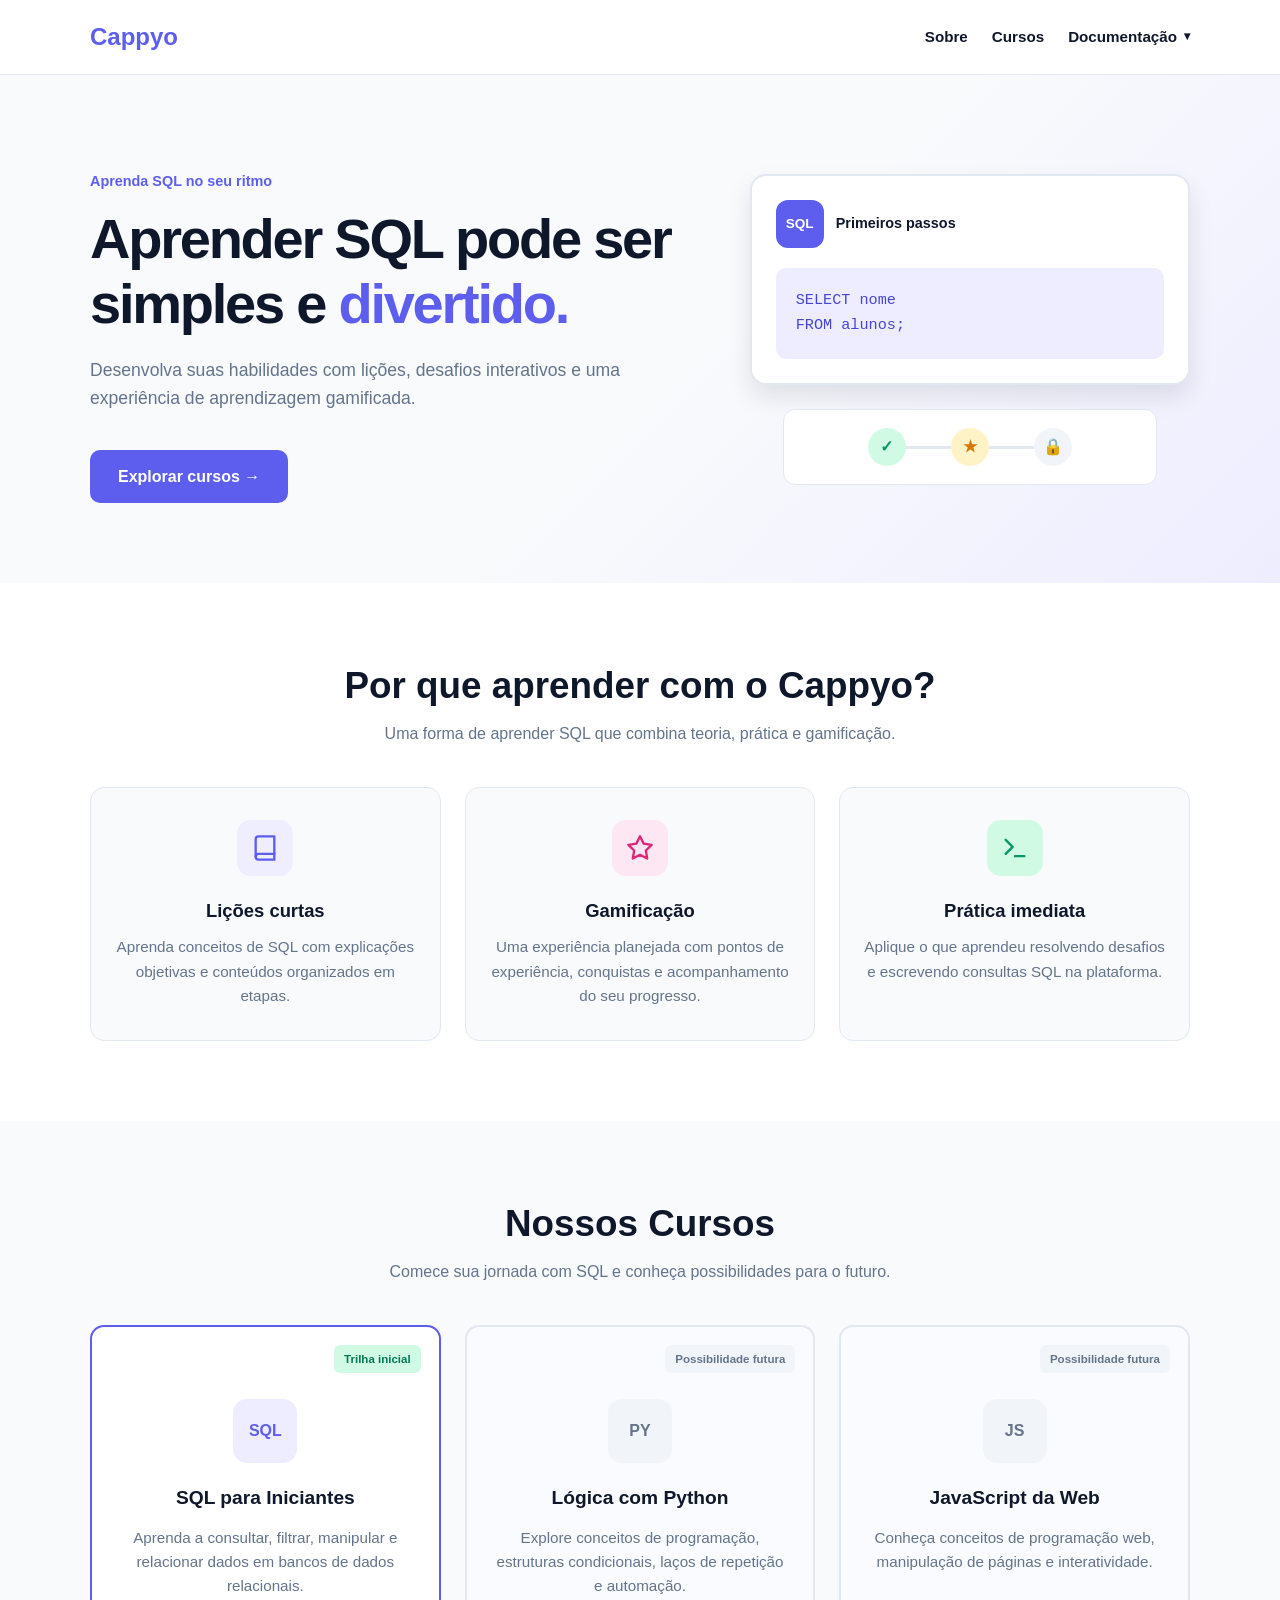
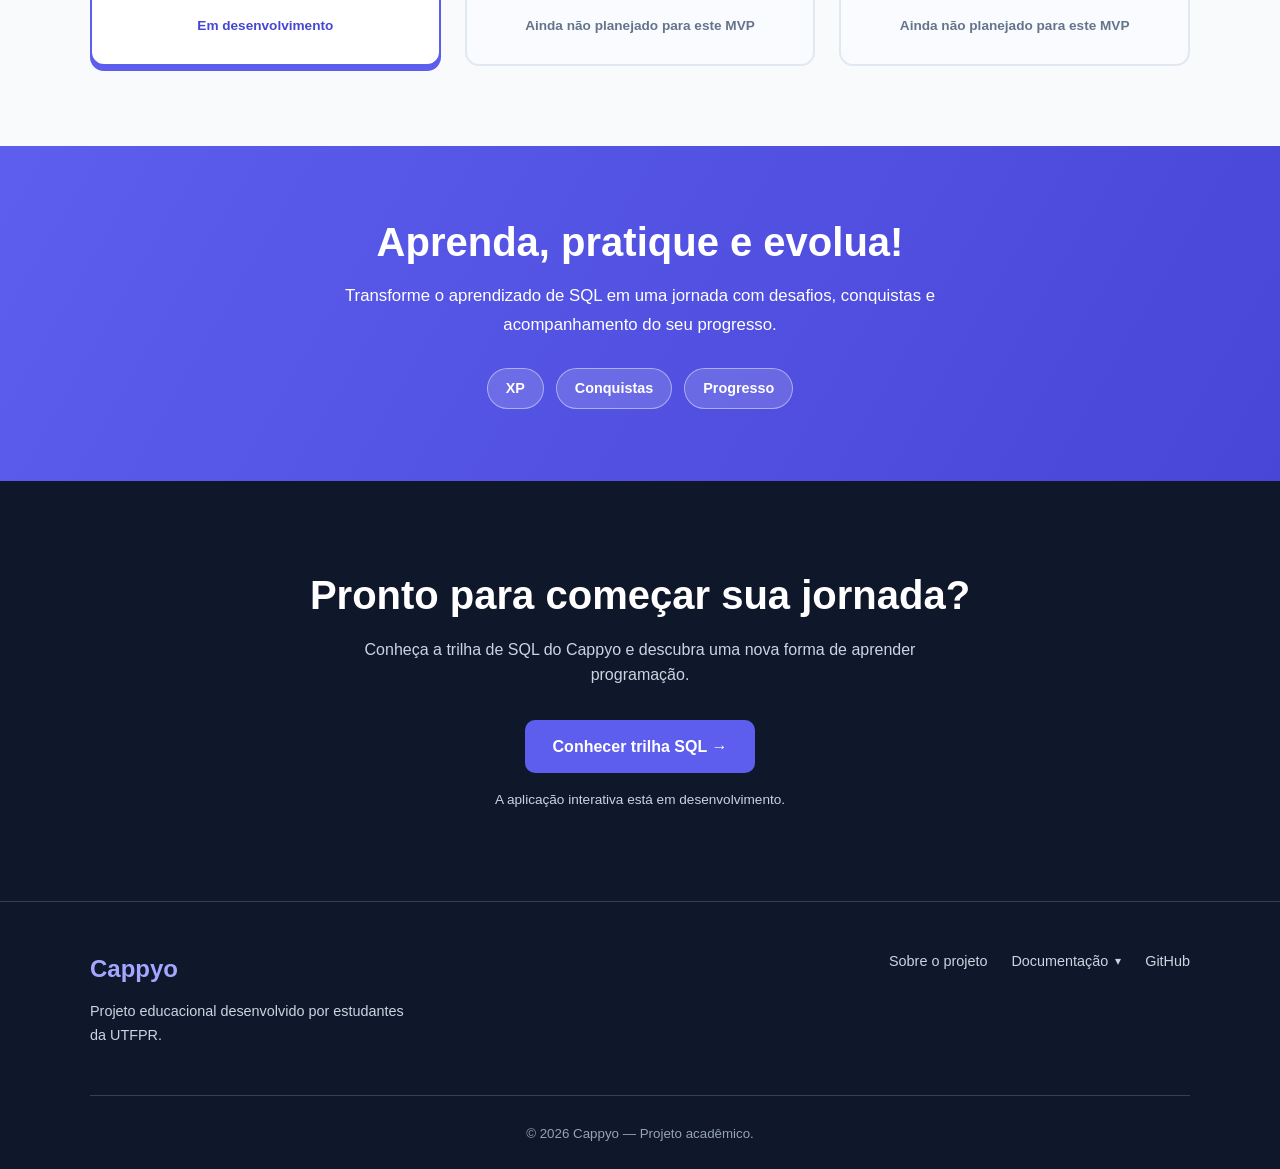
<file: index.html>
<!DOCTYPE html>
<html lang="pt-BR">
<head>
  <meta charset="UTF-8">
  <meta name="viewport" content="width=device-width, initial-scale=1.0">

  <meta
    name="description"
    content="Conheça o Cappyo, uma plataforma educacional para aprender SQL de forma interativa e gamificada."
  >

  <title>Cappyo | Aprenda SQL de forma interativa</title>

  <link rel="stylesheet" href="./assets/css/style.css">
</head>
<body>
  <a href="#conteudo" class="skip-link">
    Pular para o conteúdo principal
  </a>

  <!-- Cabeçalho -->
  <header class="site-header">
    <div class="container header-content">
      <a class="logo" href="./" aria-label="Cappyo - Página inicial">
        Cappyo
      </a>

      <nav aria-label="Navegação principal">
        <a href="#sobre">Sobre</a>
        <a href="#cursos">Cursos</a>
        <details class="doc-dropdown">
          <summary>Documentação</summary>
          <div class="doc-dropdown__items">
            <a href="./docs/">Geral</a>
            <a href="./docs/roteiro.html">Roteiro</a>
          </div>
        </details>
      </nav>
    </div>
  </header>

  <!-- Conteúdo principal -->
  <main id="conteudo" tabindex="-1">

    <!-- Apresentação -->
<section class="hero" aria-labelledby="hero-title">
  <div class="container hero-content">

    <div class="hero-text">
      <p class="hero-eyebrow">
        Aprenda SQL no seu ritmo
      </p>

      <h1 id="hero-title">
        Aprender SQL pode ser simples e
        <span class="highlight">divertido.</span>
      </h1>

      <p>
        Desenvolva suas habilidades com lições,
        desafios interativos e uma experiência
        de aprendizagem gamificada.
      </p>

      <a href="#cursos" class="button">
        Explorar cursos &rarr;
      </a>
    </div>

    <!-- Ilustração demonstrativa -->
    <div class="hero-visual" aria-hidden="true">

      <div class="sql-card">
        <div class="sql-card-header">
          <span class="sql-icon">SQL</span>
          <span>Primeiros passos</span>
        </div>

        <pre><code>SELECT nome
FROM alunos;</code></pre>
      </div>

      <div class="progress-card">
        <span class="progress-step completed">✓</span>
        <span class="progress-line"></span>
        <span class="progress-step current">★</span>
        <span class="progress-line"></span>
        <span class="progress-step locked">🔒</span>
      </div>

    </div>

  </div>
</section>


    <!-- Sobre o projeto -->
<section id="sobre" class="about" aria-labelledby="about-title">
  <div class="container">

    <div class="section-heading">
      <h2 id="about-title">
        Por que aprender com o Cappyo?
      </h2>
      <p>
        Uma forma de aprender SQL que combina
        teoria, prática e gamificação.
      </p>
    </div>

    <div class="benefits-grid">

      <!-- Lições curtas -->
      <article class="benefit-card">
        <span class="benefit-icon icon-purple" aria-hidden="true">
          <svg viewBox="0 0 24 24" fill="none"
               stroke="currentColor" stroke-width="2"
               stroke-linecap="round" stroke-linejoin="round">
            <path d="M4 19.5A2.5 2.5 0 0 1 6.5 17H20"/>
            <path d="M6.5 2H20v20H6.5A2.5 2.5 0 0 1 4 19.5v-15A2.5 2.5 0 0 1 6.5 2z"/>
          </svg>
        </span>

        <h3>Lições curtas</h3>
        <p>
          Aprenda conceitos de SQL com explicações
          objetivas e conteúdos organizados em etapas.
        </p>
      </article>

      <!-- Gamificação -->
      <article class="benefit-card">
        <span class="benefit-icon icon-pink" aria-hidden="true">
          <svg viewBox="0 0 24 24" fill="none"
               stroke="currentColor" stroke-width="2"
               stroke-linecap="round" stroke-linejoin="round">
            <polygon points="12 2 15.09 8.26 22 9.27 17 14.14 18.18 21.02 12 17.77 5.82 21.02 7 14.14 2 9.27 8.91 8.26 12 2"/>
          </svg>
        </span>

        <h3>Gamificação</h3>
        <p>
          Uma experiência planejada com pontos de
          experiência, conquistas e acompanhamento
          do seu progresso.
        </p>
      </article>

      <!-- Prática -->
      <article class="benefit-card">
        <span class="benefit-icon icon-green" aria-hidden="true">
          <svg viewBox="0 0 24 24" fill="none"
               stroke="currentColor" stroke-width="2"
               stroke-linecap="round" stroke-linejoin="round">
            <polyline points="4 17 10 11 4 5"/>
            <line x1="12" y1="19" x2="20" y2="19"/>
          </svg>
        </span>

        <h3>Prática imediata</h3>
        <p>
          Aplique o que aprendeu resolvendo desafios
          e escrevendo consultas SQL na plataforma.
        </p>
      </article>

    </div>
  </div>
</section>


    <!-- Cursos -->
<section id="cursos" class="courses" aria-labelledby="courses-title">
  <div class="container">

    <div class="section-heading">
      <h2 id="courses-title">Nossos Cursos</h2>
      <p>
        Comece sua jornada com SQL e conheça
        possibilidades para o futuro.
      </p>
    </div>

    <div class="courses-grid">

      <!-- Curso principal -->
      <article class="course-card course-card--featured">
        <span class="course-status course-status--primary">
          Trilha inicial
        </span>

        <div class="course-icon" aria-hidden="true">
          SQL
        </div>

        <h3>SQL para Iniciantes</h3>

        <p>
          Aprenda a consultar, filtrar, manipular
          e relacionar dados em bancos de dados
          relacionais.
        </p>

        <span class="course-note">
          Em desenvolvimento
        </span>
      </article>

      <!-- Possibilidade futura -->
      <article class="course-card course-card--future">
        <span class="course-status">
          Possibilidade futura
        </span>

        <div class="course-icon" aria-hidden="true">
          PY
        </div>

        <h3>Lógica com Python</h3>

        <p>
          Explore conceitos de programação,
          estruturas condicionais, laços de
          repetição e automação.
        </p>

        <span class="course-note">
          Ainda não planejado para este MVP
        </span>
      </article>

      <!-- Possibilidade futura -->
      <article class="course-card course-card--future">
        <span class="course-status">
          Possibilidade futura
        </span>

        <div class="course-icon" aria-hidden="true">
          JS
        </div>

        <h3>JavaScript da Web</h3>

        <p>
          Conheça conceitos de programação
          web, manipulação de páginas e
          interatividade.
        </p>

        <span class="course-note">
          Ainda não planejado para este MVP
        </span>
      </article>

    </div>
  </div>
</section>


<!-- Gamificação -->
<section
  id="gamificacao"
  class="gamification"
  aria-labelledby="gamification-title"
>
  <div class="container gamification-content">

    <h2 id="gamification-title">
      Aprenda, pratique e evolua!
    </h2>

    <p>
      Transforme o aprendizado de SQL em uma jornada
      com desafios, conquistas e acompanhamento do
      seu progresso.
    </p>

    <ul class="gamification-features">
      <li>XP</li>
      <li>Conquistas</li>
      <li>Progresso</li>
    </ul>

  </div>
</section>


<!-- Chamada final -->
<section
  class="final-cta"
  aria-labelledby="final-cta-title"
>
  <div class="container final-cta-content">

    <h2 id="final-cta-title">
      Pronto para começar sua jornada?
    </h2>

    <p>
      Conheça a trilha de SQL do Cappyo e descubra
      uma nova forma de aprender programação.
    </p>

    <a href="#cursos" class="button final-cta-button">
      Conhecer trilha SQL &rarr;
    </a>

    <p class="final-cta-note">
      A aplicação interativa está em desenvolvimento.
    </p>

  </div>
</section>


  </main>

  <!-- Rodapé -->
<footer class="site-footer">
  <div class="container footer-layout">

    <div class="footer-about">
      <a class="footer-brand" href="./">
        Cappyo
      </a>

      <p>
        Projeto educacional desenvolvido por
        estudantes da UTFPR.
      </p>
    </div>

    <nav class="footer-links" aria-label="Links do rodapé">
      <a href="#sobre">Sobre o projeto</a>
      <details class="doc-dropdown doc-dropdown--footer">
        <summary>Documentação</summary>
        <div class="doc-dropdown__items">
          <a href="./docs/">Geral</a>
          <a href="./docs/roteiro.html">Roteiro</a>
        </div>
      </details>
      <a href="https://github.com/nguysutf/cappyo-website">
        GitHub
      </a>
    </nav>

  </div>

  <div class="container footer-bottom">
    <small>
      © 2026 Cappyo — Projeto acadêmico.
    </small>
  </div>
</footer>


</body>
</html>
</file>
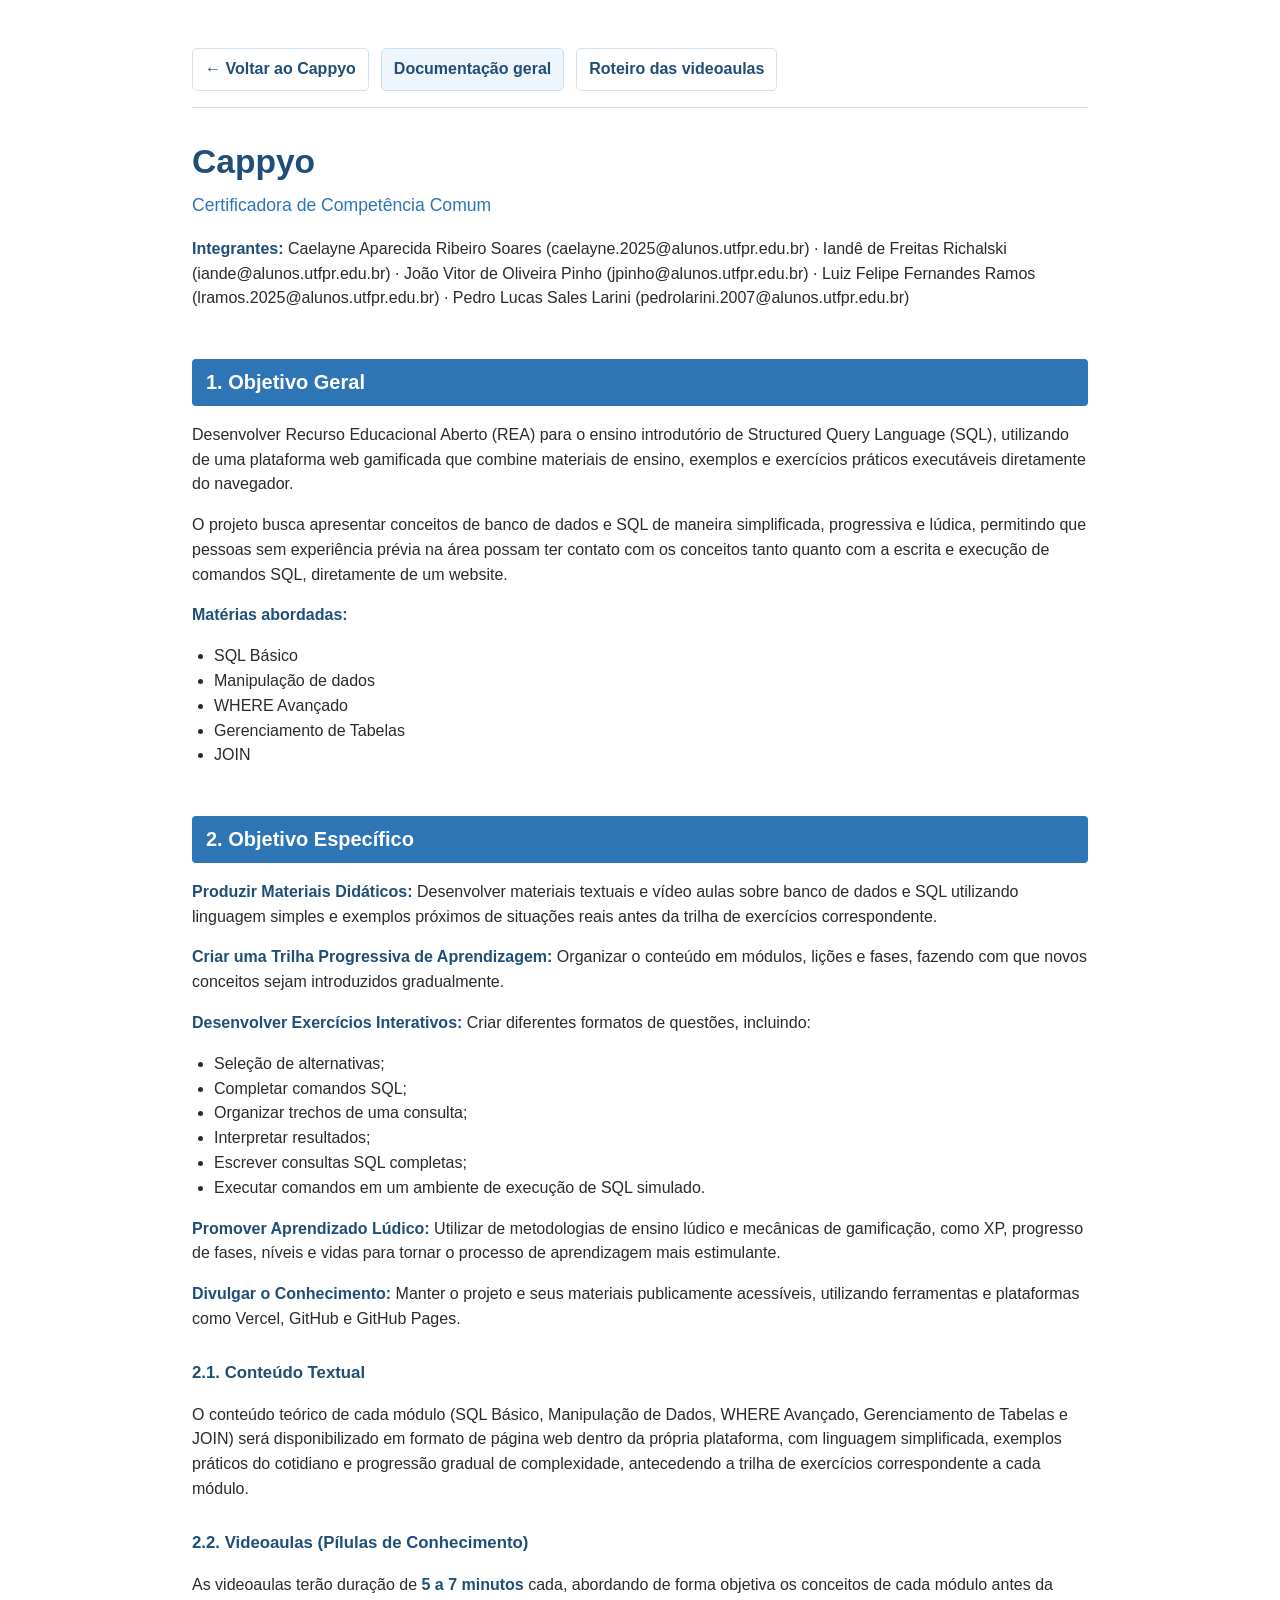
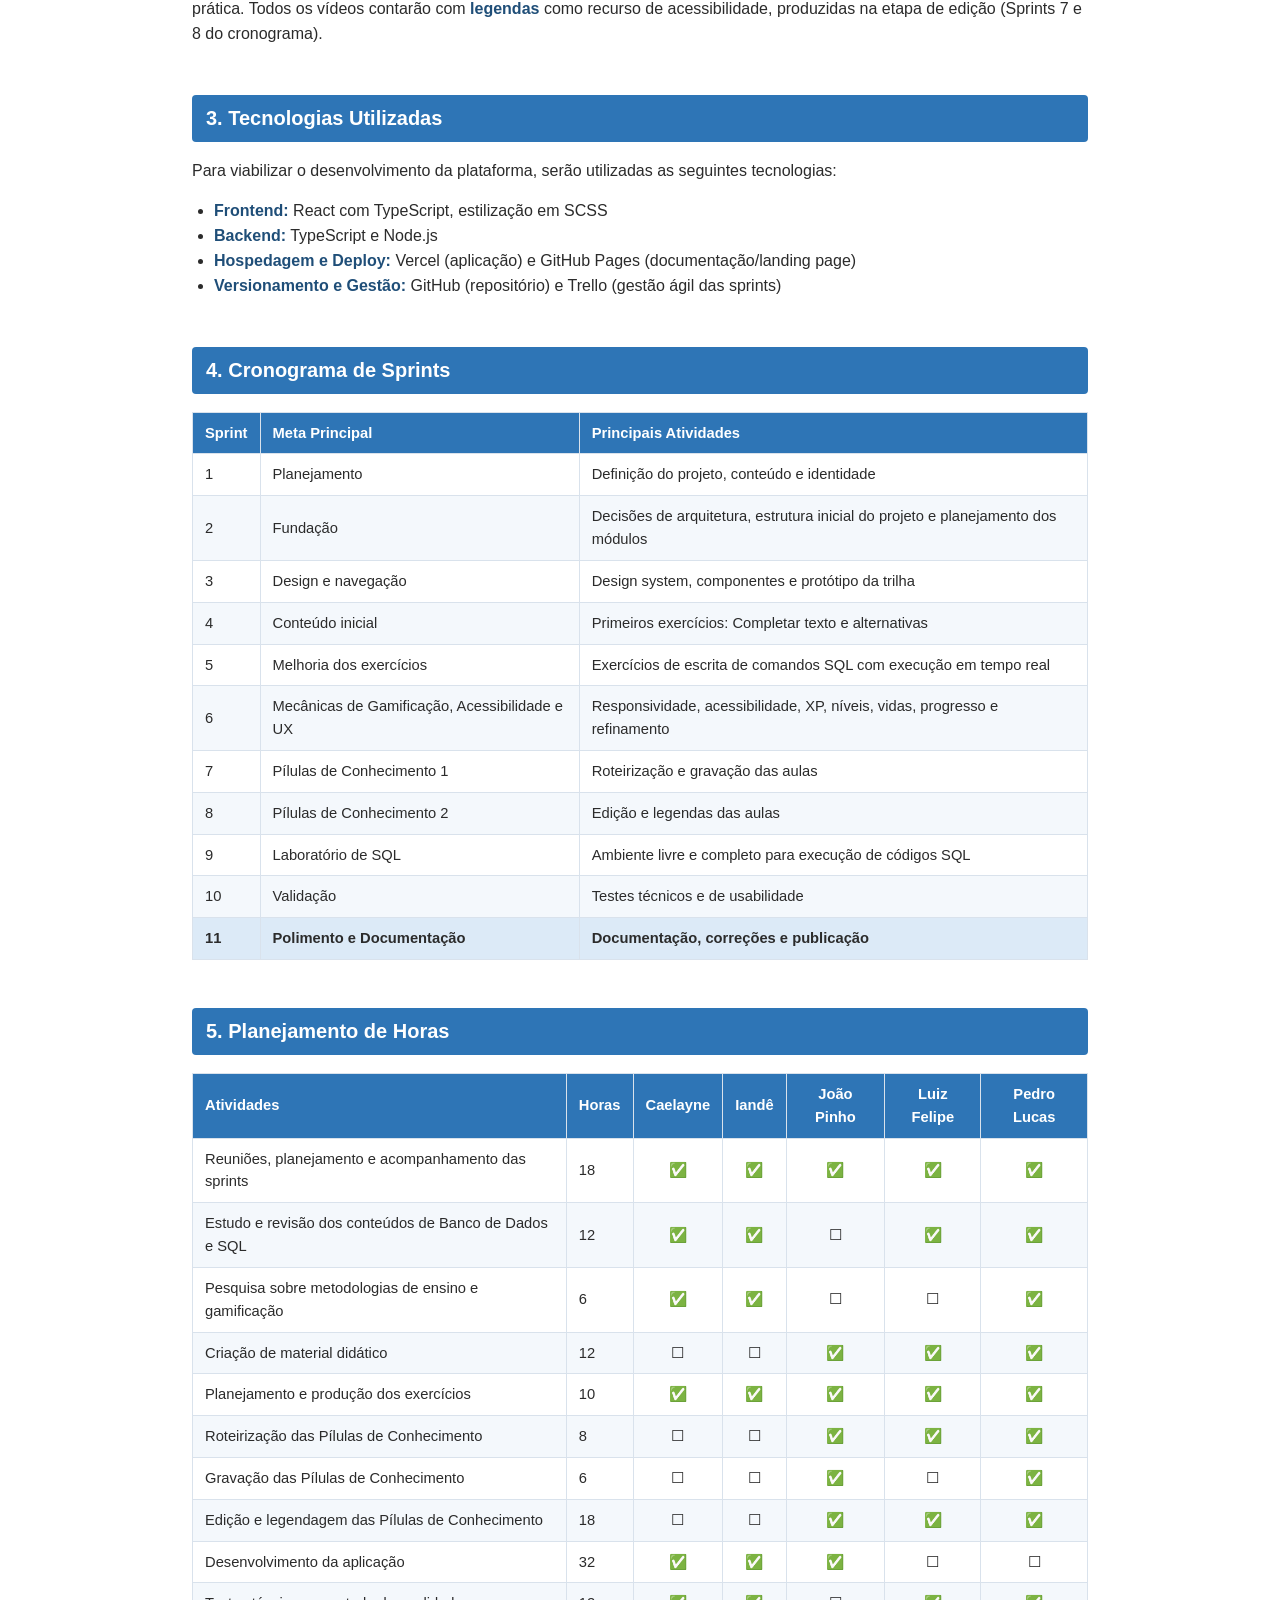
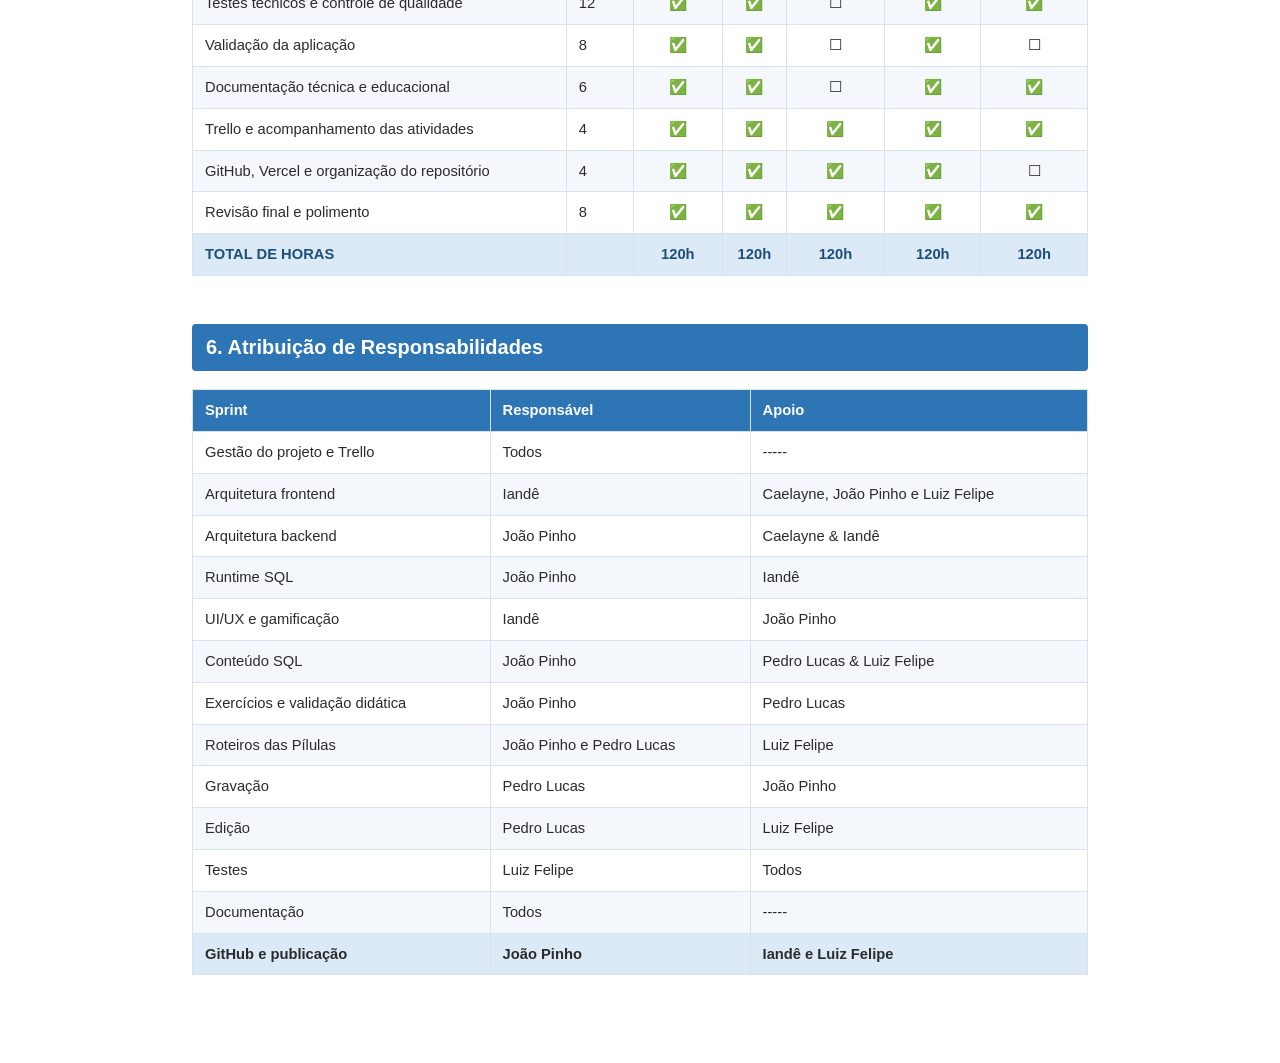
<file: docs/index.html>
<!DOCTYPE html>

<html lang="pt-BR">

<head>

  <meta charset="UTF-8">

  <meta name="viewport" content="width=device-width, initial-scale=1.0">



  <title>Cappyo — Certificadora de Competência Comum</title>

  <style>

:root {

      --azul: #2E75B6;

      --azul-escuro: #1F4E78;

      --cinza-texto: #2b2b2b;

      --linha: #d9e2ec;

    }

    * {

      box-sizing: border-box;

    }

    body {

      font-family: Calibri, "Segoe UI", Arial, sans-serif;

      max-width: 960px;

      margin: 0 auto;

      padding: 48px 32px 80px;

      line-height: 1.55;

      color: var(--cinza-texto);

      background: #ffffff;

    }

    h1 {

      color: var(--azul-escuro);

      font-size: 2.1em;

      margin-bottom: 0;

    }

    h3#certificadora-de-compet-ncia-comum {

      color: var(--azul);

      font-weight: 400;

      margin-top: 4px;

      font-size: 1.1em;

    }

    h2 {

      color: #ffffff;

      background: var(--azul);

      padding: 8px 14px;

      border-radius: 4px;

      margin-top: 48px;

      font-size: 1.25em;

    }

    h3 {

      color: var(--azul-escuro);

      margin-top: 28px;

      font-size: 1.05em;

    }

    p,

    li {

      font-size: 1em;

    }

    ul {

      padding-left: 22px;

    }

    table {

      border-collapse: collapse;

      width: 100%;

      margin: 18px 0 8px;

      font-size: 0.92em;

      box-shadow: 0 1px 3px rgba(0, 0, 0, 0.08);

    }

    th,

    td {

      border: 1px solid var(--linha);

      padding: 9px 12px;

      text-align: left;

    }

    th {

      background-color: var(--azul);

      color: white;

      font-weight: 600;

    }

    tr:nth-child(even) td {

      background-color: #f4f8fc;

    }

    tr:last-child td {

      background-color: #dceaf7;

      font-weight: 600;

    }

    hr {

      display: none;

    }

    strong {

      color: var(--azul-escuro);

    }

  

    /* Navegação entre a documentação geral e o roteiro das videoaulas. */
    .documentacao-nav {
      display: flex;
      flex-wrap: wrap;
      align-items: center;
      gap: 12px;
      padding-bottom: 16px;
      margin-bottom: 28px;
      border-bottom: 1px solid var(--linha);
    }

    .documentacao-nav a {
      color: var(--azul-escuro);
      text-decoration: none;
      font-weight: 600;
      padding: 8px 12px;
      border: 1px solid var(--linha);
      border-radius: 5px;
    }

    .documentacao-nav a:hover,
    .documentacao-nav a[aria-current="page"] {
      background-color: #eef5fb;
    }

    .documentacao-nav a:focus-visible {
      outline: 3px solid var(--azul);
      outline-offset: 3px;
    }

  
    /* Navegação e tabelas adaptadas para telas pequenas. */
    body {
      width: 100%;
      overflow-wrap: break-word;
    }

    .documentacao-nav a[aria-current="page"] {
      background-color: #eef5fb;
      border-color: #cbdfee;
    }

    .tabela-wrapper {
      width: 100%;
      max-width: 100%;
      overflow-x: auto;
      -webkit-overflow-scrolling: touch;
      overscroll-behavior-x: contain;
      margin: 18px 0 8px;
    }

    .tabela-wrapper table {
      margin: 0;
    }

    .tabela-wrapper:focus-visible {
      outline: 3px solid var(--azul);
      outline-offset: 2px;
    }

    @media (max-width: 600px) {
      body {
        padding: 24px 18px 64px;
      }

      h1 {
        font-size: 1.7em;
      }

      h2 {
        font-size: 1.12em;
      }

      .documentacao-nav {
        display: grid;
        grid-template-columns: repeat(2, minmax(0, 1fr));
        gap: 10px;
        align-items: stretch;
        margin-bottom: 26px;
        padding-bottom: 18px;
      }

      .documentacao-nav a {
        display: flex;
        align-items: center;
        justify-content: center;
        text-align: center;
        min-width: 0;
        min-height: 44px;
        padding: 9px 7px;
        font-size: 0.89rem;
        line-height: 1.25;
      }

      .documentacao-nav a:first-child {
        grid-column: 1 / -1;
        justify-self: start;
        padding-inline: 12px;
      }

      /* Tabelas deslizam individualmente, sem deslocar toda a página. */
      .tabela-wrapper table {
        min-width: 520px;
      }

      .tabela-wrapper--wide table {
        min-width: 760px;
      }
    }

  </style>

</head>

<body>

  <nav class="documentacao-nav" aria-label="Navegação da documentação">
    <a href="../">← Voltar ao Cappyo</a>
    <a href="./" aria-current="page">Documentação geral</a>
    <a href="roteiro.html">Roteiro das videoaulas</a>
  </nav>


  <h1 id="cappyo">Cappyo</h1>

  <h3 id="certificadora-de-compet-ncia-comum">Certificadora de Competência Comum</h3>

  <p><strong>Integrantes:</strong>

    Caelayne Aparecida Ribeiro Soares (caelayne.2025@alunos.utfpr.edu.br) · Iandê de Freitas Richalski

    (iande@alunos.utfpr.edu.br) · João Vitor de Oliveira Pinho (jpinho@alunos.utfpr.edu.br) · Luiz Felipe Fernandes

    Ramos (lramos.2025@alunos.utfpr.edu.br) · Pedro Lucas Sales Larini (pedrolarini.2007@alunos.utfpr.edu.br)</p>

  <hr>

  <h2 id="1-objetivo-geral">1. Objetivo Geral</h2>

  <p>Desenvolver Recurso Educacional Aberto (REA) para o ensino introdutório de Structured Query Language (SQL),

    utilizando de uma plataforma web gamificada que combine materiais de ensino, exemplos e exercícios práticos

    executáveis diretamente do navegador.</p>

  <p>O projeto busca apresentar conceitos de banco de dados e SQL de maneira simplificada, progressiva e lúdica,

    permitindo que pessoas sem experiência prévia na área possam ter contato com os conceitos tanto quanto com a escrita

    e execução de comandos SQL, diretamente de um website.</p>

  <p><strong>Matérias abordadas:</strong></p>

  <ul>

    <li>SQL Básico</li>

    <li>Manipulação de dados</li>

    <li>WHERE Avançado</li>

    <li>Gerenciamento de Tabelas</li>

    <li>JOIN</li>

  </ul>

  <hr>

  <h2 id="2-objetivo-espec-fico">2. Objetivo Específico</h2>

  <p><strong>Produzir Materiais Didáticos:</strong>

    Desenvolver materiais textuais e vídeo aulas sobre banco de dados e SQL utilizando linguagem simples e exemplos

    próximos de situações reais antes da trilha de exercícios correspondente.</p>

  <p><strong>Criar uma Trilha Progressiva de Aprendizagem:</strong>

    Organizar o conteúdo em módulos, lições e fases, fazendo com que novos conceitos sejam introduzidos gradualmente.

  </p>

  <p><strong>Desenvolver Exercícios Interativos:</strong>

    Criar diferentes formatos de questões, incluindo:</p>

  <ul>

    <li>Seleção de alternativas;</li>

    <li>Completar comandos SQL;</li>

    <li>Organizar trechos de uma consulta;</li>

    <li>Interpretar resultados;</li>

    <li>Escrever consultas SQL completas;</li>

    <li>Executar comandos em um ambiente de execução de SQL simulado.</li>

  </ul>

  <p><strong>Promover Aprendizado Lúdico:</strong>

    Utilizar de metodologias de ensino lúdico e mecânicas de gamificação, como XP, progresso de fases, níveis e vidas

    para tornar o processo de aprendizagem mais estimulante.</p>

  <p><strong>Divulgar o Conhecimento:</strong>

    Manter o projeto e seus materiais publicamente acessíveis, utilizando ferramentas e plataformas como Vercel, GitHub

    e GitHub Pages.</p>

  <h3 id="2-1-conte-do-textual">2.1. Conteúdo Textual</h3>

  <p>O conteúdo teórico de cada módulo (SQL Básico, Manipulação de Dados, WHERE Avançado, Gerenciamento de Tabelas e

    JOIN) será disponibilizado em formato de página web dentro da própria plataforma, com linguagem simplificada,

    exemplos práticos do cotidiano e progressão gradual de complexidade, antecedendo a trilha de exercícios

    correspondente a cada módulo.</p>

  <h3 id="2-2-videoaulas-p-lulas-de-conhecimento-">2.2. Videoaulas (Pílulas de Conhecimento)</h3>

  <p>As videoaulas terão duração de <strong>5 a 7 minutos</strong> cada, abordando de forma objetiva os conceitos de

    cada módulo antes da prática. Todos os vídeos contarão com <strong>legendas</strong> como recurso de acessibilidade,

    produzidas na etapa de edição (Sprints 7 e 8 do cronograma).</p>

  <hr>

  <h2 id="3-tecnologias-utilizadas">3. Tecnologias Utilizadas</h2>

  <p>Para viabilizar o desenvolvimento da plataforma, serão utilizadas as seguintes tecnologias:</p>

  <ul>

    <li><strong>Frontend:</strong> React com TypeScript, estilização em SCSS</li>

    <li><strong>Backend:</strong> TypeScript e Node.js</li>

    <li><strong>Hospedagem e Deploy:</strong> Vercel (aplicação) e GitHub Pages (documentação/landing page)</li>

    <li><strong>Versionamento e Gestão:</strong> GitHub (repositório) e Trello (gestão ágil das sprints)</li>

  </ul>

  <hr>

  <h2 id="4-cronograma-de-sprints">4. Cronograma de Sprints</h2>

  <div class="tabela-wrapper" role="region" aria-label="Cronograma de sprints" tabindex="0">
<table>

    <thead>

      <tr>

        <th>Sprint</th>

        <th>Meta Principal</th>

        <th>Principais Atividades</th>

      </tr>

    </thead>

    <tbody>

      <tr>

        <td>1</td>

        <td>Planejamento</td>

        <td>Definição do projeto, conteúdo e identidade</td>

      </tr>

      <tr>

        <td>2</td>

        <td>Fundação</td>

        <td>Decisões de arquitetura, estrutura inicial do projeto e planejamento dos módulos</td>

      </tr>

      <tr>

        <td>3</td>

        <td>Design e navegação</td>

        <td>Design system, componentes e protótipo da trilha</td>

      </tr>

      <tr>

        <td>4</td>

        <td>Conteúdo inicial</td>

        <td>Primeiros exercícios: Completar texto e alternativas</td>

      </tr>

      <tr>

        <td>5</td>

        <td>Melhoria dos exercícios</td>

        <td>Exercícios de escrita de comandos SQL com execução em tempo real</td>

      </tr>

      <tr>

        <td>6</td>

        <td>Mecânicas de Gamificação, Acessibilidade e UX</td>

        <td>Responsividade, acessibilidade, XP, níveis, vidas, progresso e refinamento</td>

      </tr>

      <tr>

        <td>7</td>

        <td>Pílulas de Conhecimento 1</td>

        <td>Roteirização e gravação das aulas</td>

      </tr>

      <tr>

        <td>8</td>

        <td>Pílulas de Conhecimento 2</td>

        <td>Edição e legendas das aulas</td>

      </tr>

      <tr>

        <td>9</td>

        <td>Laboratório de SQL</td>

        <td>Ambiente livre e completo para execução de códigos SQL</td>

      </tr>

      <tr>

        <td>10</td>

        <td>Validação</td>

        <td>Testes técnicos e de usabilidade</td>

      </tr>

      <tr>

        <td>11</td>

        <td>Polimento e Documentação</td>

        <td>Documentação, correções e publicação</td>

      </tr>

    </tbody>

  </table>
</div>

  <hr>

  <h2 id="5-planejamento-de-horas">5. Planejamento de Horas</h2>

  <div class="tabela-wrapper tabela-wrapper--wide" role="region" aria-label="Planejamento de horas" tabindex="0">
<table>

    <thead>

      <tr>

        <th>Atividades</th>

        <th>Horas</th>

        <th style="text-align:center">Caelayne</th>

        <th style="text-align:center">Iandê</th>

        <th style="text-align:center">João Pinho</th>

        <th style="text-align:center">Luiz Felipe</th>

        <th style="text-align:center">Pedro Lucas</th>

      </tr>

    </thead>

    <tbody>

      <tr>

        <td>Reuniões, planejamento e acompanhamento das sprints</td>

        <td>18</td>

        <td style="text-align:center">✅</td>

        <td style="text-align:center">✅</td>

        <td style="text-align:center">✅</td>

        <td style="text-align:center">✅</td>

        <td style="text-align:center">✅</td>

      </tr>

      <tr>

        <td>Estudo e revisão dos conteúdos de Banco de Dados e SQL</td>

        <td>12</td>

        <td style="text-align:center">✅</td>

        <td style="text-align:center">✅</td>

        <td style="text-align:center">☐</td>

        <td style="text-align:center">✅</td>

        <td style="text-align:center">✅</td>

      </tr>

      <tr>

        <td>Pesquisa sobre metodologias de ensino e gamificação</td>

        <td>6</td>

        <td style="text-align:center">✅</td>

        <td style="text-align:center">✅</td>

        <td style="text-align:center">☐</td>

        <td style="text-align:center">☐</td>

        <td style="text-align:center">✅</td>

      </tr>

      <tr>

        <td>Criação de material didático</td>

        <td>12</td>

        <td style="text-align:center">☐</td>

        <td style="text-align:center">☐</td>

        <td style="text-align:center">✅</td>

        <td style="text-align:center">✅</td>

        <td style="text-align:center">✅</td>

      </tr>

      <tr>

        <td>Planejamento e produção dos exercícios</td>

        <td>10</td>

        <td style="text-align:center">✅</td>

        <td style="text-align:center">✅</td>

        <td style="text-align:center">✅</td>

        <td style="text-align:center">✅</td>

        <td style="text-align:center">✅</td>

      </tr>

      <tr>

        <td>Roteirização das Pílulas de Conhecimento</td>

        <td>8</td>

        <td style="text-align:center">☐</td>

        <td style="text-align:center">☐</td>

        <td style="text-align:center">✅</td>

        <td style="text-align:center">✅</td>

        <td style="text-align:center">✅</td>

      </tr>

      <tr>

        <td>Gravação das Pílulas de Conhecimento</td>

        <td>6</td>

        <td style="text-align:center">☐</td>

        <td style="text-align:center">☐</td>

        <td style="text-align:center">✅</td>

        <td style="text-align:center">☐</td>

        <td style="text-align:center">✅</td>

      </tr>

      <tr>

        <td>Edição e legendagem das Pílulas de Conhecimento</td>

        <td>18</td>

        <td style="text-align:center">☐</td>

        <td style="text-align:center">☐</td>

        <td style="text-align:center">✅</td>

        <td style="text-align:center">✅</td>

        <td style="text-align:center">✅</td>

      </tr>

      <tr>

        <td>Desenvolvimento da aplicação</td>

        <td>32</td>

        <td style="text-align:center">✅</td>

        <td style="text-align:center">✅</td>

        <td style="text-align:center">✅</td>

        <td style="text-align:center">☐</td>

        <td style="text-align:center">☐</td>

      </tr>

      <tr>

        <td>Testes técnicos e controle de qualidade</td>

        <td>12</td>

        <td style="text-align:center">✅</td>

        <td style="text-align:center">✅</td>

        <td style="text-align:center">☐</td>

        <td style="text-align:center">✅</td>

        <td style="text-align:center">✅</td>

      </tr>

      <tr>

        <td>Validação da aplicação</td>

        <td>8</td>

        <td style="text-align:center">✅</td>

        <td style="text-align:center">✅</td>

        <td style="text-align:center">☐</td>

        <td style="text-align:center">✅</td>

        <td style="text-align:center">☐</td>

      </tr>

      <tr>

        <td>Documentação técnica e educacional</td>

        <td>6</td>

        <td style="text-align:center">✅</td>

        <td style="text-align:center">✅</td>

        <td style="text-align:center">☐</td>

        <td style="text-align:center">✅</td>

        <td style="text-align:center">✅</td>

      </tr>

      <tr>

        <td>Trello e acompanhamento das atividades</td>

        <td>4</td>

        <td style="text-align:center">✅</td>

        <td style="text-align:center">✅</td>

        <td style="text-align:center">✅</td>

        <td style="text-align:center">✅</td>

        <td style="text-align:center">✅</td>

      </tr>

      <tr>

        <td>GitHub, Vercel e organização do repositório</td>

        <td>4</td>

        <td style="text-align:center">✅</td>

        <td style="text-align:center">✅</td>

        <td style="text-align:center">✅</td>

        <td style="text-align:center">✅</td>

        <td style="text-align:center">☐</td>

      </tr>

      <tr>

        <td>Revisão final e polimento</td>

        <td>8</td>

        <td style="text-align:center">✅</td>

        <td style="text-align:center">✅</td>

        <td style="text-align:center">✅</td>

        <td style="text-align:center">✅</td>

        <td style="text-align:center">✅</td>

      </tr>

      <tr>

        <td><strong>TOTAL DE HORAS</strong></td>

        <td></td>

        <td style="text-align:center"><strong>120h</strong></td>

        <td style="text-align:center"><strong>120h</strong></td>

        <td style="text-align:center"><strong>120h</strong></td>

        <td style="text-align:center"><strong>120h</strong></td>

        <td style="text-align:center"><strong>120h</strong></td>

      </tr>

    </tbody>

  </table>
</div>

  <hr>

  <h2 id="6-atribui-o-de-responsabilidades">6. Atribuição de Responsabilidades</h2>

  <div class="tabela-wrapper" role="region" aria-label="Atribuição de responsabilidades" tabindex="0">
<table>

    <thead>

      <tr>

        <th>Sprint</th>

        <th>Responsável</th>

        <th>Apoio</th>

      </tr>

    </thead>

    <tbody>

      <tr>

        <td>Gestão do projeto e Trello</td>

        <td>Todos</td>

        <td>-----</td>

      </tr>

      <tr>

        <td>Arquitetura frontend</td>

        <td>Iandê</td>

        <td>Caelayne, João Pinho e Luiz Felipe</td>

      </tr>

      <tr>

        <td>Arquitetura backend</td>

        <td>João Pinho</td>

        <td>Caelayne &amp; Iandê</td>

      </tr>

      <tr>

        <td>Runtime SQL</td>

        <td>João Pinho</td>

        <td>Iandê</td>

      </tr>

      <tr>

        <td>UI/UX e gamificação</td>

        <td>Iandê</td>

        <td>João Pinho</td>

      </tr>

      <tr>

        <td>Conteúdo SQL</td>

        <td>João Pinho</td>

        <td>Pedro Lucas &amp; Luiz Felipe</td>

      </tr>

      <tr>

        <td>Exercícios e validação didática</td>

        <td>João Pinho</td>

        <td>Pedro Lucas</td>

      </tr>

      <tr>

        <td>Roteiros das Pílulas</td>

        <td>João Pinho e Pedro Lucas</td>

        <td>Luiz Felipe</td>

      </tr>

      <tr>

        <td>Gravação</td>

        <td>Pedro Lucas</td>

        <td>João Pinho</td>

      </tr>

      <tr>

        <td>Edição</td>

        <td>Pedro Lucas</td>

        <td>Luiz Felipe</td>

      </tr>

      <tr>

        <td>Testes</td>

        <td>Luiz Felipe</td>

        <td>Todos</td>

      </tr>

      <tr>

        <td>Documentação</td>

        <td>Todos</td>

        <td>-----</td>

      </tr>

      <tr>

        <td>GitHub e publicação</td>

        <td>João Pinho</td>

        <td>Iandê e Luiz Felipe</td>

      </tr>

    </tbody>

  </table>
</div>

</body>

</html>
</file>
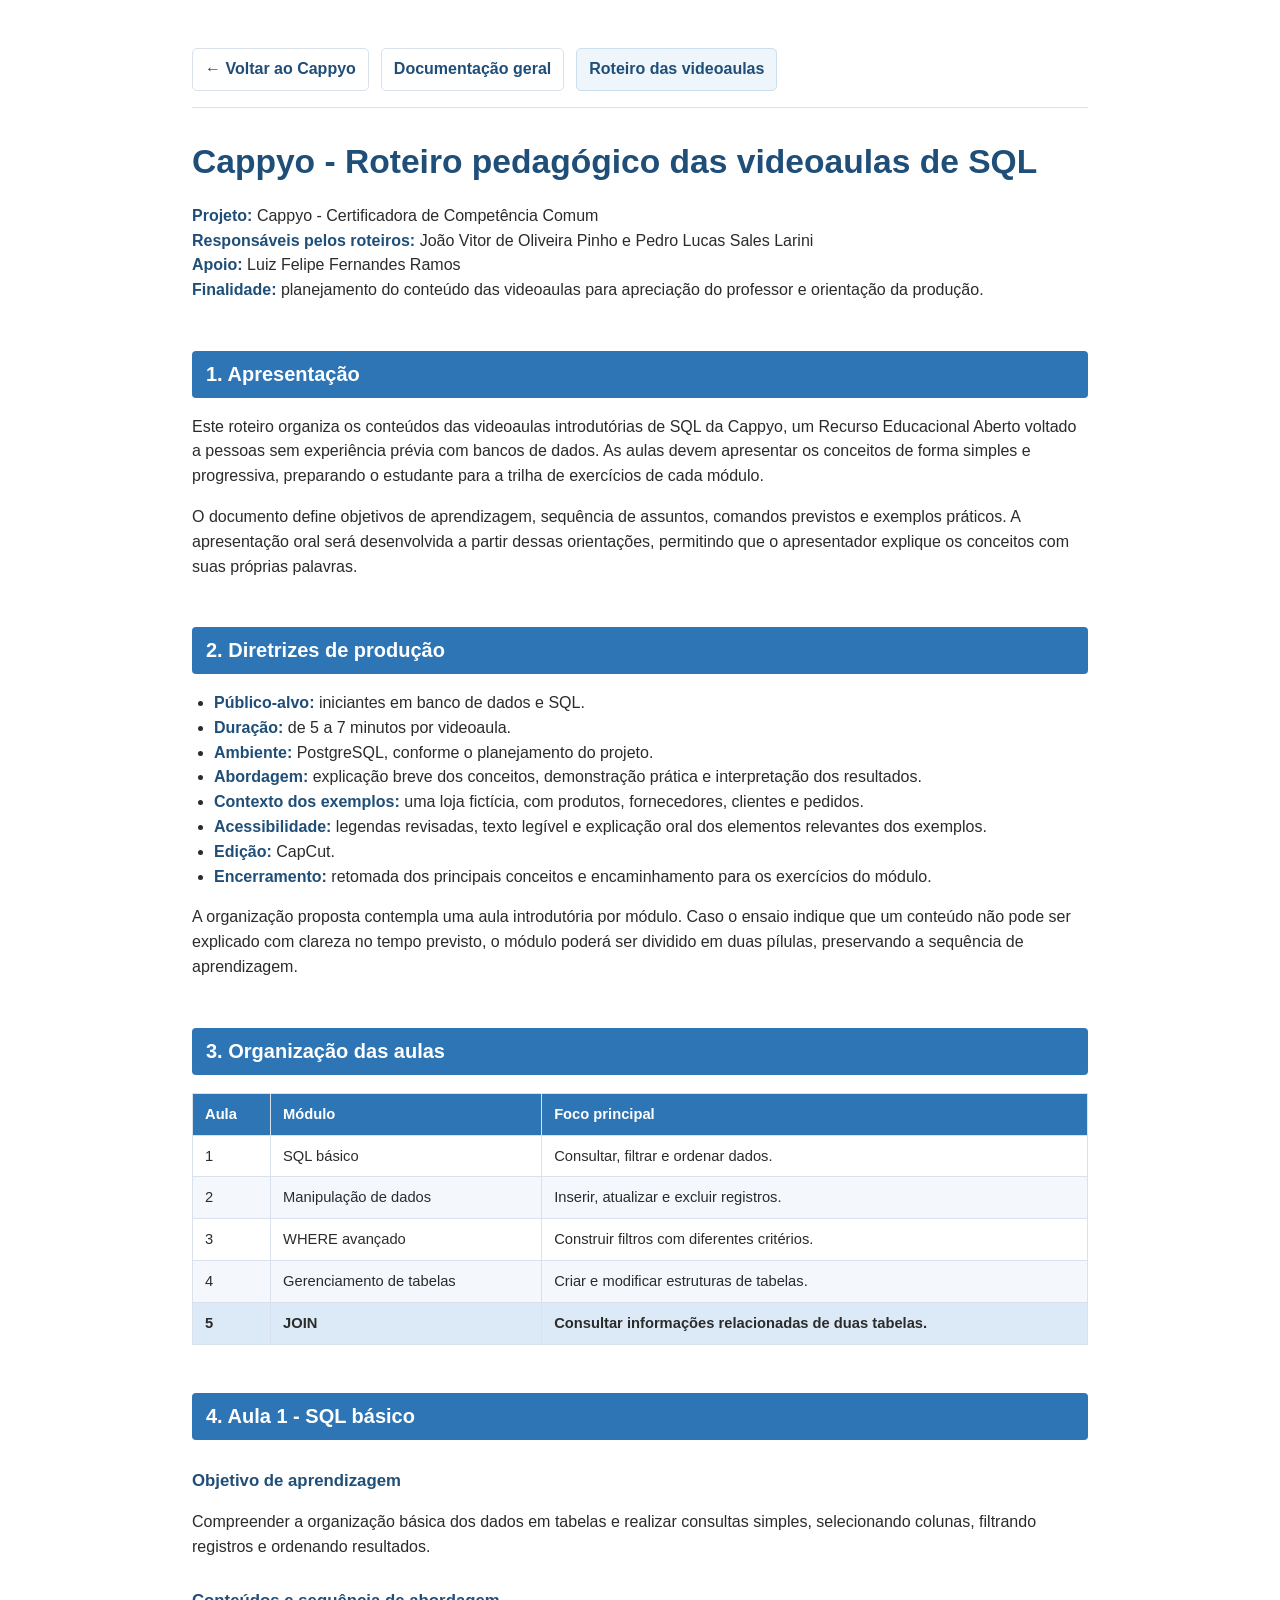
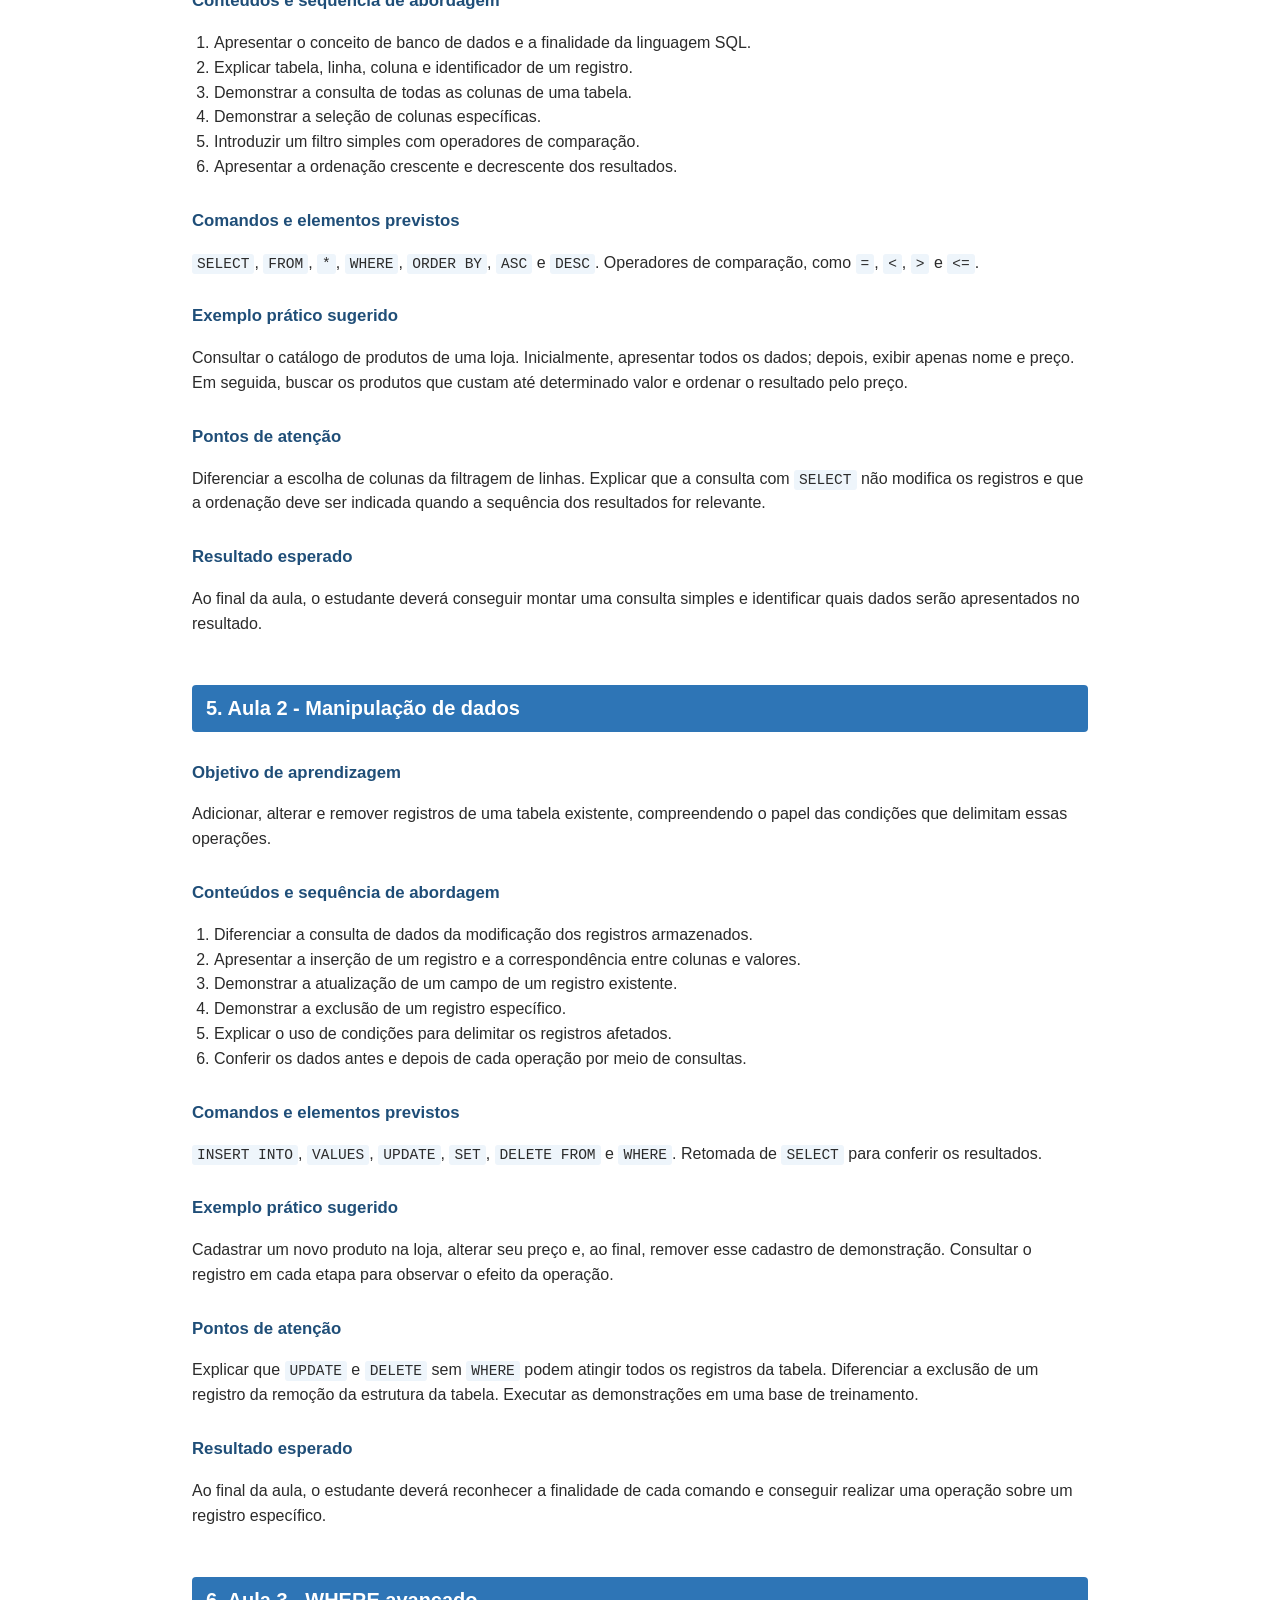
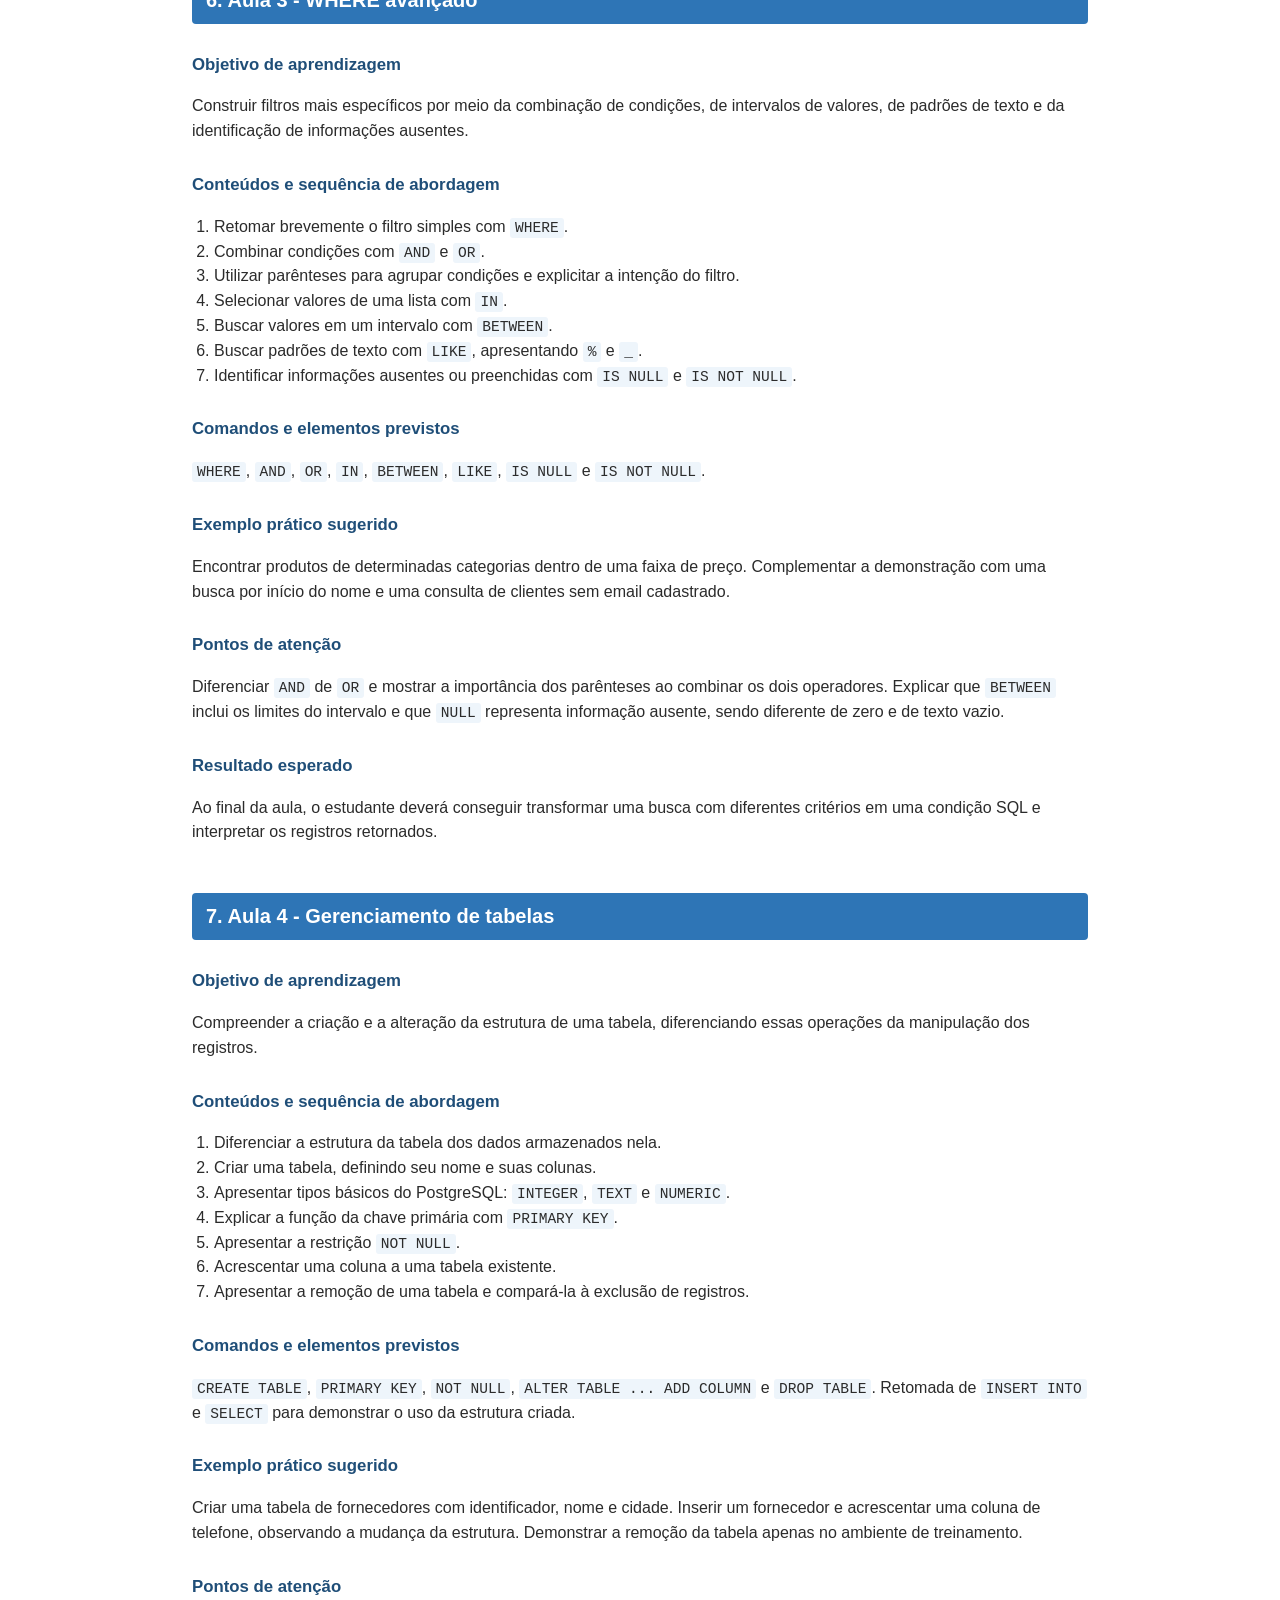
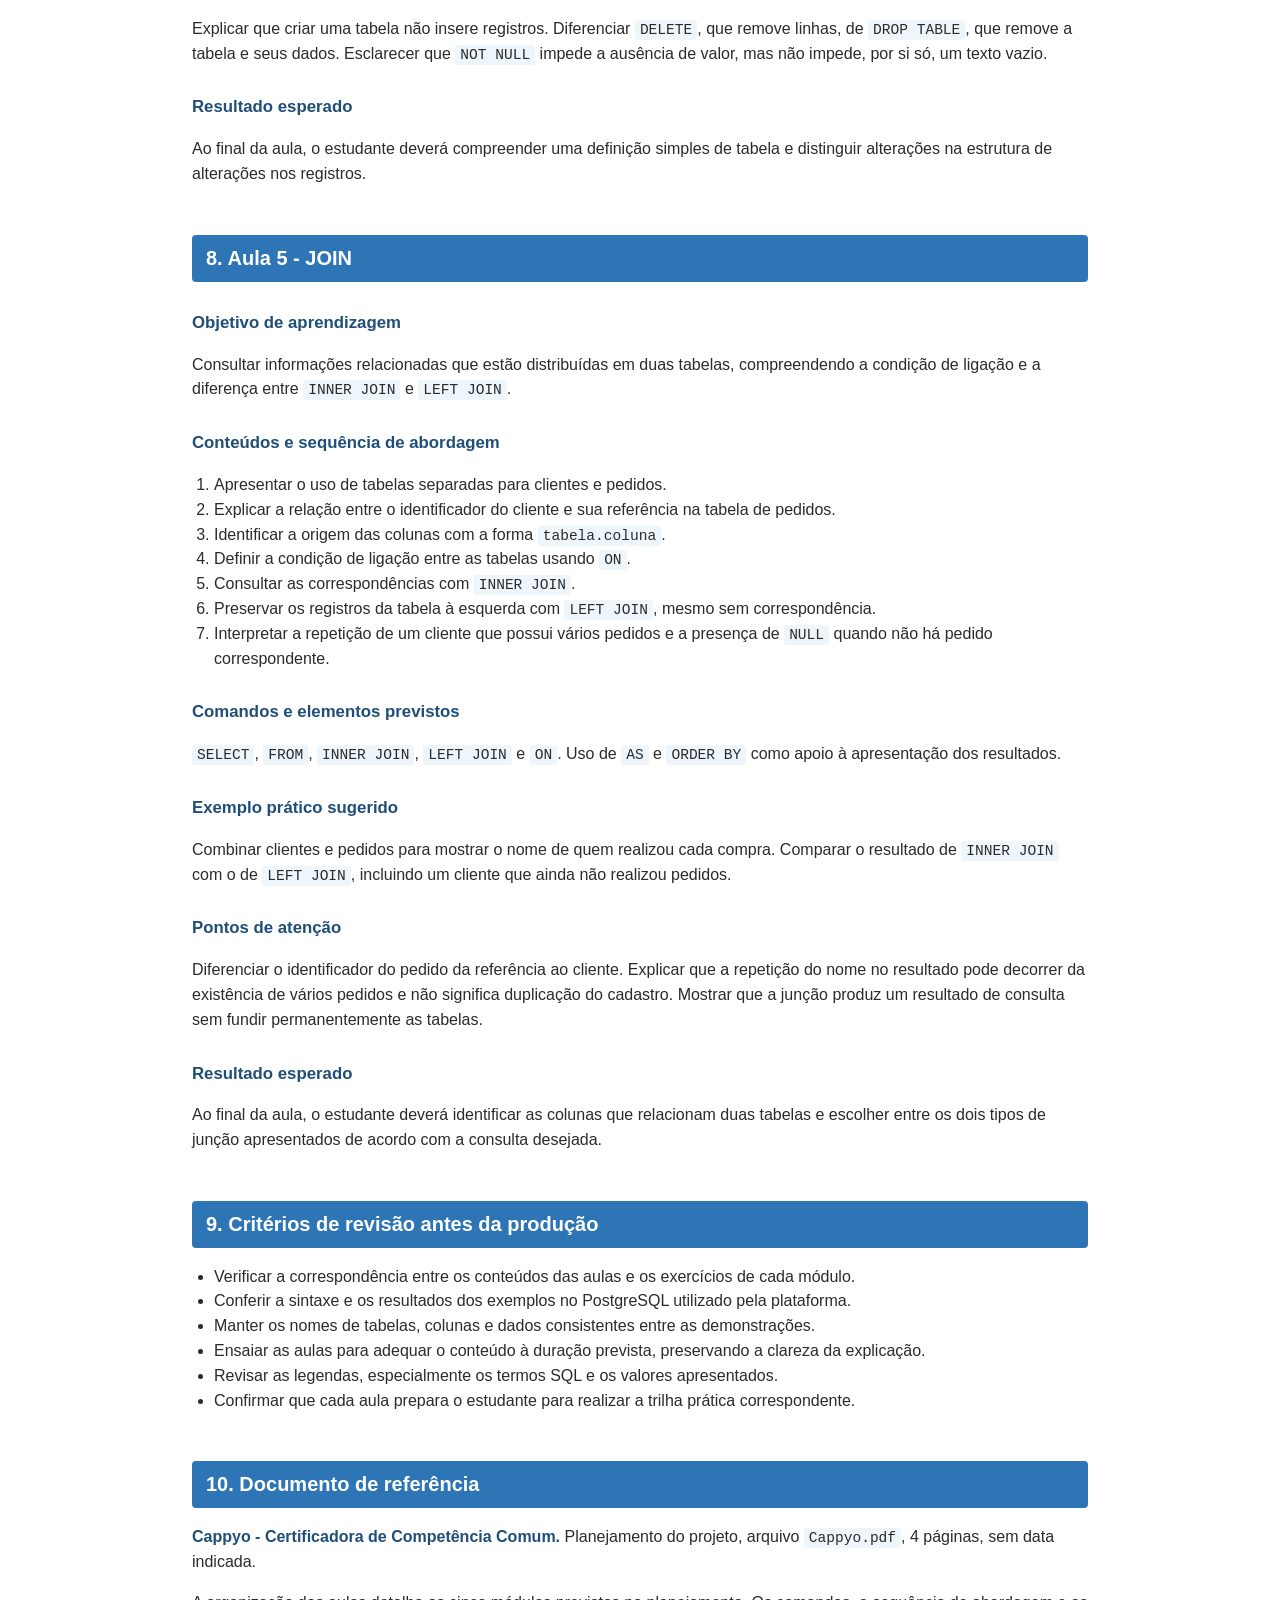
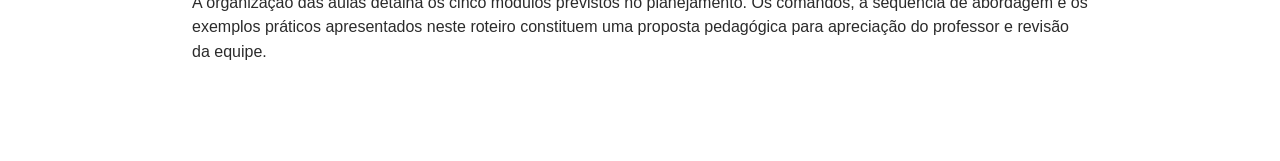
<file: docs/roteiro.html>
<!DOCTYPE html>
<html lang="pt-BR">

<head>
  <meta charset="UTF-8">
  <meta name="viewport" content="width=device-width, initial-scale=1.0">
  <meta name="description" content="Roteiro pedagógico das cinco videoaulas introdutórias de SQL do projeto Cappyo.">
  <title>Cappyo — Roteiro pedagógico das videoaulas</title>
  <style>
    :root {
      --azul: #2E75B6;
      --azul-escuro: #1F4E78;
      --cinza-texto: #2b2b2b;
      --linha: #d9e2ec;
    }

    * {
      box-sizing: border-box;
    }

    body {
      font-family: Calibri, "Segoe UI", Arial, sans-serif;
      max-width: 960px;
      margin: 0 auto;
      padding: 48px 32px 80px;
      line-height: 1.55;
      color: var(--cinza-texto);
      background: #ffffff;
    }

    h1 {
      color: var(--azul-escuro);
      font-size: 2.1em;
      margin-bottom: 0;
    }

    h3#certificadora-de-compet-ncia-comum {
      color: var(--azul);
      font-weight: 400;
      margin-top: 4px;
      font-size: 1.1em;
    }

    h2 {
      color: #ffffff;
      background: var(--azul);
      padding: 8px 14px;
      border-radius: 4px;
      margin-top: 48px;
      font-size: 1.25em;
    }

    h3 {
      color: var(--azul-escuro);
      margin-top: 28px;
      font-size: 1.05em;
    }

    p, li {
      font-size: 1em;
    }

    ul, ol {
      padding-left: 22px;
    }

    table {
      border-collapse: collapse;
      width: 100%;
      margin: 18px 0 8px;
      font-size: 0.92em;
      box-shadow: 0 1px 3px rgba(0,0,0,0.08);
    }

    th, td {
      border: 1px solid var(--linha);
      padding: 9px 12px;
      text-align: left;
    }

    th {
      background-color: var(--azul);
      color: white;
      font-weight: 600;
    }

    tr:nth-child(even) td {
      background-color: #f4f8fc;
    }

    tr:last-child td {
      background-color: #dceaf7;
      font-weight: 600;
    }

    hr {
      display: none;
    }

    strong {
      color: var(--azul-escuro);
    }

    /* Adições específicas para o roteiro, preservando a linguagem visual da documentação geral. */
    .documentacao-nav {
      display: flex;
      flex-wrap: wrap;
      gap: 12px;
      align-items: center;
      border-bottom: 1px solid var(--linha);
      padding-bottom: 16px;
      margin-bottom: 28px;
    }

    .documentacao-nav a {
      color: var(--azul-escuro);
      text-decoration: none;
      font-weight: 600;
      padding: 8px 12px;
      border-radius: 5px;
      border: 1px solid var(--linha);
    }

    .documentacao-nav a:hover {
      background: #eef5fb;
    }

    a:focus-visible {
      outline: 3px solid var(--azul);
      outline-offset: 3px;
    }

    code {
      font-family: ui-monospace, SFMono-Regular, Consolas, "Liberation Mono", monospace;
      font-size: 0.91em;
      background: #eef5fb;
      padding: 2px 5px;
      border-radius: 3px;
      overflow-wrap: anywhere;
    }

    .tabela-wrapper {
      overflow-x: auto;
    }

    @media (max-width: 600px) {
      body {
        padding: 24px 18px 64px;
      }
      h1 { font-size: 1.7em; }
      h2 { font-size: 1.12em; }
      table { min-width: 480px; }
    }
  
    /* Navegação e tabelas adaptadas para telas pequenas. */
    body {
      width: 100%;
      overflow-wrap: break-word;
    }

    .documentacao-nav a[aria-current="page"] {
      background-color: #eef5fb;
      border-color: #cbdfee;
    }

    .tabela-wrapper {
      width: 100%;
      max-width: 100%;
      overflow-x: auto;
      -webkit-overflow-scrolling: touch;
      overscroll-behavior-x: contain;
      margin: 18px 0 8px;
    }

    .tabela-wrapper table {
      margin: 0;
    }

    .tabela-wrapper:focus-visible {
      outline: 3px solid var(--azul);
      outline-offset: 2px;
    }

    @media (max-width: 600px) {
      body {
        padding: 24px 18px 64px;
      }

      h1 {
        font-size: 1.7em;
      }

      h2 {
        font-size: 1.12em;
      }

      .documentacao-nav {
        display: grid;
        grid-template-columns: repeat(2, minmax(0, 1fr));
        gap: 10px;
        align-items: stretch;
        margin-bottom: 26px;
        padding-bottom: 18px;
      }

      .documentacao-nav a {
        display: flex;
        align-items: center;
        justify-content: center;
        text-align: center;
        min-width: 0;
        min-height: 44px;
        padding: 9px 7px;
        font-size: 0.89rem;
        line-height: 1.25;
      }

      .documentacao-nav a:first-child {
        grid-column: 1 / -1;
        justify-self: start;
        padding-inline: 12px;
      }

      /* Tabelas deslizam individualmente, sem deslocar toda a página. */
      .tabela-wrapper table {
        min-width: 520px;
      }

      .tabela-wrapper--wide table {
        min-width: 760px;
      }
    }

  </style>
</head>

<body>
  <nav class="documentacao-nav" aria-label="Navegação da documentação">
    <a href="../">← Voltar ao Cappyo</a>
    <a href="./">Documentação geral</a>
    <a href="roteiro.html" aria-current="page">Roteiro das videoaulas</a>
  </nav>

  <main id="conteudo">
<h1>Cappyo - Roteiro pedagógico das videoaulas de SQL</h1>
<p><strong>Projeto:</strong> Cappyo - Certificadora de Competência Comum<br />
<strong>Responsáveis pelos roteiros:</strong> João Vitor de Oliveira Pinho e Pedro Lucas Sales Larini<br />
<strong>Apoio:</strong> Luiz Felipe Fernandes Ramos<br />
<strong>Finalidade:</strong> planejamento do conteúdo das videoaulas para apreciação do professor e orientação da produção.</p>
<h2>1. Apresentação</h2>
<p>Este roteiro organiza os conteúdos das videoaulas introdutórias de SQL da Cappyo, um Recurso Educacional Aberto voltado a pessoas sem experiência prévia com bancos de dados. As aulas devem apresentar os conceitos de forma simples e progressiva, preparando o estudante para a trilha de exercícios de cada módulo.</p>
<p>O documento define objetivos de aprendizagem, sequência de assuntos, comandos previstos e exemplos práticos. A apresentação oral será desenvolvida a partir dessas orientações, permitindo que o apresentador explique os conceitos com suas próprias palavras.</p>
<h2>2. Diretrizes de produção</h2>
<ul>
<li><strong>Público-alvo:</strong> iniciantes em banco de dados e SQL.</li>
<li><strong>Duração:</strong> de 5 a 7 minutos por videoaula.</li>
<li><strong>Ambiente:</strong> PostgreSQL, conforme o planejamento do projeto.</li>
<li><strong>Abordagem:</strong> explicação breve dos conceitos, demonstração prática e interpretação dos resultados.</li>
<li><strong>Contexto dos exemplos:</strong> uma loja fictícia, com produtos, fornecedores, clientes e pedidos.</li>
<li><strong>Acessibilidade:</strong> legendas revisadas, texto legível e explicação oral dos elementos relevantes dos exemplos.</li>
<li><strong>Edição:</strong> CapCut.</li>
<li><strong>Encerramento:</strong> retomada dos principais conceitos e encaminhamento para os exercícios do módulo.</li>
</ul>
<p>A organização proposta contempla uma aula introdutória por módulo. Caso o ensaio indique que um conteúdo não pode ser explicado com clareza no tempo previsto, o módulo poderá ser dividido em duas pílulas, preservando a sequência de aprendizagem.</p>
<h2>3. Organização das aulas</h2>
<div class="tabela-wrapper" role="region" aria-label="Organização das aulas" tabindex="0">
<table>
<thead>
<tr>
  <th>Aula</th>
  <th>Módulo</th>
  <th>Foco principal</th>
</tr>
</thead>
<tbody>
<tr>
  <td>1</td>
  <td>SQL básico</td>
  <td>Consultar, filtrar e ordenar dados.</td>
</tr>
<tr>
  <td>2</td>
  <td>Manipulação de dados</td>
  <td>Inserir, atualizar e excluir registros.</td>
</tr>
<tr>
  <td>3</td>
  <td>WHERE avançado</td>
  <td>Construir filtros com diferentes critérios.</td>
</tr>
<tr>
  <td>4</td>
  <td>Gerenciamento de tabelas</td>
  <td>Criar e modificar estruturas de tabelas.</td>
</tr>
<tr>
  <td>5</td>
  <td>JOIN</td>
  <td>Consultar informações relacionadas de duas tabelas.</td>
</tr>
</tbody>
</table>
</div>
<h2>4. Aula 1 - SQL básico</h2>
<h3>Objetivo de aprendizagem</h3>
<p>Compreender a organização básica dos dados em tabelas e realizar consultas simples, selecionando colunas, filtrando registros e ordenando resultados.</p>
<h3>Conteúdos e sequência de abordagem</h3>
<ol>
<li>Apresentar o conceito de banco de dados e a finalidade da linguagem SQL.</li>
<li>Explicar tabela, linha, coluna e identificador de um registro.</li>
<li>Demonstrar a consulta de todas as colunas de uma tabela.</li>
<li>Demonstrar a seleção de colunas específicas.</li>
<li>Introduzir um filtro simples com operadores de comparação.</li>
<li>Apresentar a ordenação crescente e decrescente dos resultados.</li>
</ol>
<h3>Comandos e elementos previstos</h3>
<p><code>SELECT</code>, <code>FROM</code>, <code>*</code>, <code>WHERE</code>, <code>ORDER BY</code>, <code>ASC</code> e <code>DESC</code>. Operadores de comparação, como <code>=</code>, <code>&lt;</code>, <code>&gt;</code> e <code>&lt;=</code>.</p>
<h3>Exemplo prático sugerido</h3>
<p>Consultar o catálogo de produtos de uma loja. Inicialmente, apresentar todos os dados; depois, exibir apenas nome e preço. Em seguida, buscar os produtos que custam até determinado valor e ordenar o resultado pelo preço.</p>
<h3>Pontos de atenção</h3>
<p>Diferenciar a escolha de colunas da filtragem de linhas. Explicar que a consulta com <code>SELECT</code> não modifica os registros e que a ordenação deve ser indicada quando a sequência dos resultados for relevante.</p>
<h3>Resultado esperado</h3>
<p>Ao final da aula, o estudante deverá conseguir montar uma consulta simples e identificar quais dados serão apresentados no resultado.</p>
<h2>5. Aula 2 - Manipulação de dados</h2>
<h3>Objetivo de aprendizagem</h3>
<p>Adicionar, alterar e remover registros de uma tabela existente, compreendendo o papel das condições que delimitam essas operações.</p>
<h3>Conteúdos e sequência de abordagem</h3>
<ol>
<li>Diferenciar a consulta de dados da modificação dos registros armazenados.</li>
<li>Apresentar a inserção de um registro e a correspondência entre colunas e valores.</li>
<li>Demonstrar a atualização de um campo de um registro existente.</li>
<li>Demonstrar a exclusão de um registro específico.</li>
<li>Explicar o uso de condições para delimitar os registros afetados.</li>
<li>Conferir os dados antes e depois de cada operação por meio de consultas.</li>
</ol>
<h3>Comandos e elementos previstos</h3>
<p><code>INSERT INTO</code>, <code>VALUES</code>, <code>UPDATE</code>, <code>SET</code>, <code>DELETE FROM</code> e <code>WHERE</code>. Retomada de <code>SELECT</code> para conferir os resultados.</p>
<h3>Exemplo prático sugerido</h3>
<p>Cadastrar um novo produto na loja, alterar seu preço e, ao final, remover esse cadastro de demonstração. Consultar o registro em cada etapa para observar o efeito da operação.</p>
<h3>Pontos de atenção</h3>
<p>Explicar que <code>UPDATE</code> e <code>DELETE</code> sem <code>WHERE</code> podem atingir todos os registros da tabela. Diferenciar a exclusão de um registro da remoção da estrutura da tabela. Executar as demonstrações em uma base de treinamento.</p>
<h3>Resultado esperado</h3>
<p>Ao final da aula, o estudante deverá reconhecer a finalidade de cada comando e conseguir realizar uma operação sobre um registro específico.</p>
<h2>6. Aula 3 - WHERE avançado</h2>
<h3>Objetivo de aprendizagem</h3>
<p>Construir filtros mais específicos por meio da combinação de condições, de intervalos de valores, de padrões de texto e da identificação de informações ausentes.</p>
<h3>Conteúdos e sequência de abordagem</h3>
<ol>
<li>Retomar brevemente o filtro simples com <code>WHERE</code>.</li>
<li>Combinar condições com <code>AND</code> e <code>OR</code>.</li>
<li>Utilizar parênteses para agrupar condições e explicitar a intenção do filtro.</li>
<li>Selecionar valores de uma lista com <code>IN</code>.</li>
<li>Buscar valores em um intervalo com <code>BETWEEN</code>.</li>
<li>Buscar padrões de texto com <code>LIKE</code>, apresentando <code>%</code> e <code>_</code>.</li>
<li>Identificar informações ausentes ou preenchidas com <code>IS NULL</code> e <code>IS NOT NULL</code>.</li>
</ol>
<h3>Comandos e elementos previstos</h3>
<p><code>WHERE</code>, <code>AND</code>, <code>OR</code>, <code>IN</code>, <code>BETWEEN</code>, <code>LIKE</code>, <code>IS NULL</code> e <code>IS NOT NULL</code>.</p>
<h3>Exemplo prático sugerido</h3>
<p>Encontrar produtos de determinadas categorias dentro de uma faixa de preço. Complementar a demonstração com uma busca por início do nome e uma consulta de clientes sem email cadastrado.</p>
<h3>Pontos de atenção</h3>
<p>Diferenciar <code>AND</code> de <code>OR</code> e mostrar a importância dos parênteses ao combinar os dois operadores. Explicar que <code>BETWEEN</code> inclui os limites do intervalo e que <code>NULL</code> representa informação ausente, sendo diferente de zero e de texto vazio.</p>
<h3>Resultado esperado</h3>
<p>Ao final da aula, o estudante deverá conseguir transformar uma busca com diferentes critérios em uma condição SQL e interpretar os registros retornados.</p>
<h2>7. Aula 4 - Gerenciamento de tabelas</h2>
<h3>Objetivo de aprendizagem</h3>
<p>Compreender a criação e a alteração da estrutura de uma tabela, diferenciando essas operações da manipulação dos registros.</p>
<h3>Conteúdos e sequência de abordagem</h3>
<ol>
<li>Diferenciar a estrutura da tabela dos dados armazenados nela.</li>
<li>Criar uma tabela, definindo seu nome e suas colunas.</li>
<li>Apresentar tipos básicos do PostgreSQL: <code>INTEGER</code>, <code>TEXT</code> e <code>NUMERIC</code>.</li>
<li>Explicar a função da chave primária com <code>PRIMARY KEY</code>.</li>
<li>Apresentar a restrição <code>NOT NULL</code>.</li>
<li>Acrescentar uma coluna a uma tabela existente.</li>
<li>Apresentar a remoção de uma tabela e compará-la à exclusão de registros.</li>
</ol>
<h3>Comandos e elementos previstos</h3>
<p><code>CREATE TABLE</code>, <code>PRIMARY KEY</code>, <code>NOT NULL</code>, <code>ALTER TABLE ... ADD COLUMN</code> e <code>DROP TABLE</code>. Retomada de <code>INSERT INTO</code> e <code>SELECT</code> para demonstrar o uso da estrutura criada.</p>
<h3>Exemplo prático sugerido</h3>
<p>Criar uma tabela de fornecedores com identificador, nome e cidade. Inserir um fornecedor e acrescentar uma coluna de telefone, observando a mudança da estrutura. Demonstrar a remoção da tabela apenas no ambiente de treinamento.</p>
<h3>Pontos de atenção</h3>
<p>Explicar que criar uma tabela não insere registros. Diferenciar <code>DELETE</code>, que remove linhas, de <code>DROP TABLE</code>, que remove a tabela e seus dados. Esclarecer que <code>NOT NULL</code> impede a ausência de valor, mas não impede, por si só, um texto vazio.</p>
<h3>Resultado esperado</h3>
<p>Ao final da aula, o estudante deverá compreender uma definição simples de tabela e distinguir alterações na estrutura de alterações nos registros.</p>
<h2>8. Aula 5 - JOIN</h2>
<h3>Objetivo de aprendizagem</h3>
<p>Consultar informações relacionadas que estão distribuídas em duas tabelas, compreendendo a condição de ligação e a diferença entre <code>INNER JOIN</code> e <code>LEFT JOIN</code>.</p>
<h3>Conteúdos e sequência de abordagem</h3>
<ol>
<li>Apresentar o uso de tabelas separadas para clientes e pedidos.</li>
<li>Explicar a relação entre o identificador do cliente e sua referência na tabela de pedidos.</li>
<li>Identificar a origem das colunas com a forma <code>tabela.coluna</code>.</li>
<li>Definir a condição de ligação entre as tabelas usando <code>ON</code>.</li>
<li>Consultar as correspondências com <code>INNER JOIN</code>.</li>
<li>Preservar os registros da tabela à esquerda com <code>LEFT JOIN</code>, mesmo sem correspondência.</li>
<li>Interpretar a repetição de um cliente que possui vários pedidos e a presença de <code>NULL</code> quando não há pedido correspondente.</li>
</ol>
<h3>Comandos e elementos previstos</h3>
<p><code>SELECT</code>, <code>FROM</code>, <code>INNER JOIN</code>, <code>LEFT JOIN</code> e <code>ON</code>. Uso de <code>AS</code> e <code>ORDER BY</code> como apoio à apresentação dos resultados.</p>
<h3>Exemplo prático sugerido</h3>
<p>Combinar clientes e pedidos para mostrar o nome de quem realizou cada compra. Comparar o resultado de <code>INNER JOIN</code> com o de <code>LEFT JOIN</code>, incluindo um cliente que ainda não realizou pedidos.</p>
<h3>Pontos de atenção</h3>
<p>Diferenciar o identificador do pedido da referência ao cliente. Explicar que a repetição do nome no resultado pode decorrer da existência de vários pedidos e não significa duplicação do cadastro. Mostrar que a junção produz um resultado de consulta sem fundir permanentemente as tabelas.</p>
<h3>Resultado esperado</h3>
<p>Ao final da aula, o estudante deverá identificar as colunas que relacionam duas tabelas e escolher entre os dois tipos de junção apresentados de acordo com a consulta desejada.</p>
<h2>9. Critérios de revisão antes da produção</h2>
<ul>
<li>Verificar a correspondência entre os conteúdos das aulas e os exercícios de cada módulo.</li>
<li>Conferir a sintaxe e os resultados dos exemplos no PostgreSQL utilizado pela plataforma.</li>
<li>Manter os nomes de tabelas, colunas e dados consistentes entre as demonstrações.</li>
<li>Ensaiar as aulas para adequar o conteúdo à duração prevista, preservando a clareza da explicação.</li>
<li>Revisar as legendas, especialmente os termos SQL e os valores apresentados.</li>
<li>Confirmar que cada aula prepara o estudante para realizar a trilha prática correspondente.</li>
</ul>
<h2>10. Documento de referência</h2>
<p><strong>Cappyo - Certificadora de Competência Comum.</strong> Planejamento do projeto, arquivo <code>Cappyo.pdf</code>, 4 páginas, sem data indicada.</p>
<p>A organização das aulas detalha os cinco módulos previstos no planejamento. Os comandos, a sequência de abordagem e os exemplos práticos apresentados neste roteiro constituem uma proposta pedagógica para apreciação do professor e revisão da equipe.</p>
  </main>
</body>
</html>
</file>
<file: assets/css/style.css>
/* 1. Identidade visual */
:root {
  --color-primary: #5d5eee;
  --color-primary-dark: #4546d2;
  --color-background: #f9fafc;
  --color-surface: #ffffff;
  --color-text: #0f172a;
  --color-muted: #64748b;
  --color-border: #e2e8f0;
  --color-pink: #ec4899;
}

/* 2. Estilos globais */
*,
*::before,
*::after {
  box-sizing: border-box;
}

html {
  scroll-behavior: smooth;
}

body {
  margin: 0;
  background: var(--color-background);
  color: var(--color-text);
  font-family: "Segoe UI", Arial, sans-serif;
  line-height: 1.6;
}

a {
  color: inherit;
  text-decoration: none;
}

.container {
  width: min(1100px, calc(100% - 40px));
  margin-inline: auto;
}

/* 3. Cabeçalho */
.site-header {
  background: var(--color-surface);
  border-bottom: 1px solid var(--color-border);
}

.header-content {
  display: flex;
  align-items: center;
  justify-content: space-between;
  flex-wrap: wrap;
  gap: 16px;
  padding-block: 18px;
}

.logo {
  color: var(--color-primary);
  font-size: 1.5rem;
  font-weight: 800;
}

.site-header nav {
  display: flex;
  flex-wrap: wrap;
  gap: 24px;
}

.site-header nav a {
  font-size: 0.95rem;
  font-weight: 600;
}

.site-header nav a:hover {
  color: var(--color-primary);
}

/* 4. Apresentação principal */
.hero {
  display: flex;
  align-items: center;
  min-height: 480px;
  padding-block: 80px;
  background: linear-gradient(
    135deg,
    #f9fafc 55%,
    #ededff 100%
  );
}


.hero h1 {
  max-width: 720px;
  margin: 12px 0 20px;
  font-size: clamp(2.3rem, 5vw, 3.5rem);
  line-height: 1.15;
  letter-spacing: -0.04em;
}

.hero p {
  max-width: 600px;
  color: var(--color-muted);
  font-size: 1.1rem;
}

.hero .hero-eyebrow {
  color: var(--color-primary);
  font-size: 0.9rem;
  font-weight: 700;
}

/* 5. Botões */
.button {
  display: inline-flex;
  align-items: center;
  justify-content: center;
  margin-top: 20px;
  padding: 14px 28px;
  border-radius: 10px;
  background: var(--color-primary);
  color: white;
  font-weight: 700;
  transition: background-color 0.2s;
}

.button:hover {
  background: var(--color-primary-dark);
}

a:focus-visible {
  outline: 3px solid var(--color-primary);
  outline-offset: 4px;
}

@media (prefers-reduced-motion: reduce) {
  html {
    scroll-behavior: auto;
  }

  .button {
    transition: none;
  }
}


/* 6. Hero em duas colunas */
.hero-content {
  display: grid;
  grid-template-columns: 1.15fr 0.85fr;
  align-items: center;
  gap: 64px;
}

.hero-text {
  min-width: 0;
}

.hero .highlight {
  color: var(--color-primary);
}

/* 7. Ilustração do hero */
.hero-visual {
  display: flex;
  flex-direction: column;
  align-items: center;
  gap: 24px;
  min-width: 0;
}

.sql-card {
  width: 100%;
  padding: 24px;
  background: var(--color-surface);
  border: 2px solid var(--color-border);
  border-radius: 16px;
  box-shadow: 0 12px 24px rgba(15, 23, 42, 0.1);
}

.sql-card-header {
  display: flex;
  align-items: center;
  gap: 12px;
  font-weight: 700;
  font-size: 0.9rem;
}

.sql-icon {
  display: grid;
  place-items: center;
  width: 48px;
  height: 48px;
  border-radius: 12px;
  background: var(--color-primary);
  color: white;
  font-size: 0.85rem;
}

.sql-card pre {
  margin: 20px 0 0;
  padding: 20px;
  border-radius: 10px;
  background: #ededff;
  color: var(--color-primary-dark);
  font-size: 0.95rem;
  line-height: 1.7;
  overflow-x: auto;
}

/* 8. Progresso ilustrativo */
.progress-card {
  display: flex;
  align-items: center;
  justify-content: center;
  width: 85%;
  padding: 18px;
  background: white;
  border: 1px solid var(--color-border);
  border-radius: 12px;
}

.progress-step {
  display: grid;
  place-items: center;
  flex-shrink: 0;
  width: 38px;
  height: 38px;
  border-radius: 50%;
  font-weight: 700;
}

.completed {
  background: #d1fae5;
  color: #059669;
}

.current {
  background: #fef3c7;
  color: #d97706;
}

.locked {
  background: #f1f5f9;
  color: #94a3b8;
}

.progress-line {
  width: 45px;
  height: 3px;
  background: var(--color-border);
}

/* 9. Ajustes para celulares */
@media (max-width: 768px) {
  .hero {
    padding-block: 56px;
  }

  .hero-content {
    grid-template-columns: 1fr;
    gap: 48px;
  }

  .hero h1 {
    font-size: clamp(2rem, 8vw, 3rem);
  }

  .hero-visual {
    width: 100%;
  }

  .sql-card {
    max-width: 440px;
  }

  .progress-card {
    max-width: 360px;
  }
}

/* 10. Seção de benefícios */
.about {
  padding-block: 80px;
  background: var(--color-surface);
}

.section-heading {
  max-width: 650px;
  margin: 0 auto 40px;
  text-align: center;
}

.section-heading h2 {
  margin: 0 0 12px;
  font-size: clamp(1.8rem, 3vw, 2.3rem);
  line-height: 1.25;
}

.section-heading p {
  margin: 0;
  color: var(--color-muted);
}

/* 11. Grid de cards */
.benefits-grid {
  display: grid;
  grid-template-columns: repeat(3, minmax(0, 1fr));
  gap: 24px;
}

.benefit-card {
  padding: 32px 24px;
  border: 1px solid var(--color-border);
  border-radius: 14px;
  background: var(--color-background);
  text-align: center;
  transition: transform 0.2s, box-shadow 0.2s;
}

.benefit-card:hover {
  transform: translateY(-4px);
  box-shadow: 0 12px 24px rgba(15, 23, 42, 0.08);
}

.benefit-card h3 {
  margin: 20px 0 10px;
  font-size: 1.15rem;
}

.benefit-card p {
  margin: 0;
  color: var(--color-muted);
  font-size: 0.95rem;
}

/* 12. Ícones */
.benefit-icon {
  display: inline-flex;
  align-items: center;
  justify-content: center;
  width: 56px;
  height: 56px;
  border-radius: 14px;
}

.benefit-icon svg {
  width: 28px;
  height: 28px;
}

.icon-purple {
  background: #eeeeff;
  color: #5d5eee;
}

.icon-pink {
  background: #fce7f3;
  color: #db2777;
}

.icon-green {
  background: #d1fae5;
  color: #059669;
}

/* 13. Responsividade */
@media (max-width: 900px) {
  .benefits-grid {
    grid-template-columns: repeat(2, minmax(0, 1fr));
  }
}

@media (max-width: 600px) {
  .about {
    padding-block: 56px;
  }

  .benefits-grid {
    grid-template-columns: 1fr;
  }

  .benefit-card {
    padding: 28px 20px;
  }
}

@media (prefers-reduced-motion: reduce) {
  .benefit-card {
    transition: none;
  }

  .benefit-card:hover {
    transform: none;
  }
}

/* 14. Catálogo de cursos */
.courses {
  padding-block: 80px;
  background: var(--color-background);
}

.courses-grid {
  display: grid;
  grid-template-columns: repeat(3, minmax(0, 1fr));
  gap: 24px;
}

/* 15. Cards dos cursos */
.course-card {
  position: relative;
  display: flex;
  flex-direction: column;
  align-items: center;
  min-width: 0;
  padding: 72px 24px 28px;
  border: 2px solid var(--color-border);
  border-radius: 14px;
  background: var(--color-surface);
  text-align: center;
}

.course-card--featured {
  border-color: var(--color-primary);
  box-shadow: 0 5px 0 var(--color-primary);
}

.course-card--future {
  background: #fafbfe;
}

.course-card h3 {
  margin: 20px 0 12px;
  font-size: 1.2rem;
}

.course-card p {
  margin: 0;
  color: var(--color-muted);
  font-size: 0.95rem;
}

/* 16. Identificação do curso */
.course-status {
  position: absolute;
  top: 18px;
  right: 18px;
  padding: 5px 10px;
  border-radius: 6px;
  background: #f1f5f9;
  color: #64748b;
  font-size: 0.72rem;
  font-weight: 700;
}

.course-status--primary {
  background: #d1fae5;
  color: #047857;
}

/* 17. Ícone do curso */
.course-icon {
  display: grid;
  place-items: center;
  width: 64px;
  height: 64px;
  border-radius: 14px;
  background: #ededff;
  color: var(--color-primary);
  font-size: 1rem;
  font-weight: 800;
}

.course-card--future .course-icon {
  background: #f1f5f9;
  color: #64748b;
}

/* 18. Situação do acesso */
.course-note {
  display: block;
  width: 100%;
  margin-top: auto;
  padding: 16px 8px 0;
  color: var(--color-primary-dark);
  font-size: 0.85rem;
  font-weight: 700;
}

.course-card--future .course-note {
  color: var(--color-muted);
}

/* 19. Responsividade */
@media (max-width: 900px) {
  .courses-grid {
    grid-template-columns: repeat(2, minmax(0, 1fr));
  }
}

@media (max-width: 600px) {
  .courses {
    padding-block: 56px;
  }

  .courses-grid {
    grid-template-columns: 1fr;
  }

  .course-card {
    padding-inline: 20px;
  }
}

/* 20. Faixa de gamificação */
.gamification {
  padding-block: 72px;
  background: linear-gradient(
    120deg,
    #5d5eee 0%,
    #4846d6 100%
  );
  color: #ffffff;
}

.gamification-content {
  display: flex;
  flex-direction: column;
  align-items: center;
  text-align: center;
}

.gamification h2 {
  margin: 0 0 16px;
  font-size: clamp(1.8rem, 3.5vw, 2.5rem);
  line-height: 1.2;
}

.gamification p {
  max-width: 680px;
  margin: 0;
  font-size: 1.05rem;
  line-height: 1.7;
}

/* 21. Etiquetas da gamificação */
.gamification-features {
  display: flex;
  flex-wrap: wrap;
  justify-content: center;
  gap: 12px;
  margin: 28px 0 0;
  padding: 0;
  list-style: none;
}

.gamification-features li {
  padding: 8px 18px;
  border: 1px solid rgba(255, 255, 255, 0.45);
  border-radius: 999px;
  background: rgba(255, 255, 255, 0.15);
  font-size: 0.9rem;
  font-weight: 600;
}

/* 22. Versão mobile */
@media (max-width: 600px) {
  .gamification {
    padding-block: 56px;
  }

  .gamification p {
    font-size: 0.95rem;
  }

  .gamification-features {
    gap: 8px;
  }

  .gamification-features li {
    padding: 8px 12px;
    font-size: 0.8rem;
  }
}

/* 23. Chamada final */
.final-cta {
  padding-block: 90px;
  background: #0f172a;
  color: #ffffff;
}

.final-cta-content {
  display: flex;
  flex-direction: column;
  align-items: center;
  text-align: center;
}

.final-cta h2 {
  margin: 0 0 18px;
  font-size: clamp(1.8rem, 3.5vw, 2.5rem);
  line-height: 1.2;
}

.final-cta-content > p {
  max-width: 620px;
  margin: 0;
  color: #cbd5e1;
}

.final-cta-button {
  margin-top: 32px;
}

.final-cta-content .final-cta-note {
  margin-top: 16px;
  font-size: 0.85rem;
  color: #cbd5e1;
}

/* 24. Rodapé */
.site-footer {
  padding-block: 48px 24px;
  background: #0f172a;
  border-top: 1px solid #334155;
  color: #ffffff;
}

.footer-layout {
  display: flex;
  align-items: flex-start;
  justify-content: space-between;
  gap: 40px;
}

.footer-brand {
  color: #a5a6ff;
  font-size: 1.5rem;
  font-weight: 800;
}

.footer-about p {
  max-width: 320px;
  margin: 12px 0 0;
  color: #cbd5e1;
  font-size: 0.9rem;
}

.footer-links {
  display: flex;
  flex-wrap: wrap;
  gap: 24px;
}

.footer-links a {
  color: #cbd5e1;
  font-size: 0.9rem;
}

.footer-links a:hover {
  color: #ffffff;
  text-decoration: underline;
}

.footer-bottom {
  margin-top: 48px;
  padding-top: 24px;
  border-top: 1px solid #334155;
  color: #94a3b8;
  text-align: center;
}

.site-footer a:focus-visible,
.final-cta a:focus-visible {
  outline-color: #ffffff;
}

/* 25. Responsividade */
@media (max-width: 600px) {
  .final-cta {
    padding-block: 64px;
  }

  .footer-layout {
    flex-direction: column;
    gap: 28px;
  }

  .footer-links {
    flex-direction: column;
    gap: 16px;
  }

  .footer-bottom {
    margin-top: 32px;
  }
}

/* 26. Link para pular a navegação */
.skip-link {
  position: absolute;
  top: 0;
  left: 0;
  width: 1px;
  height: 1px;
  overflow: hidden;
  clip-path: inset(50%);
  white-space: nowrap;
}

.skip-link:focus-visible {
  position: fixed;
  top: 12px;
  left: 12px;
  z-index: 1000;
  width: auto;
  height: auto;
  padding: 12px 18px;
  clip-path: none;
  border-radius: 8px;
  background: var(--color-primary-dark);
  color: #ffffff;
  font-weight: 700;
}

/* 27. Menu de documentação — clique para abrir Geral ou Roteiro. */
.doc-dropdown {
  position: relative;
  font-size: 0.95rem;
  font-weight: 600;
}

.doc-dropdown summary {
  display: flex;
  align-items: center;
  gap: 7px;
  cursor: pointer;
  list-style: none;
  user-select: none;
}

.doc-dropdown summary::-webkit-details-marker {
  display: none;
}

.doc-dropdown summary::after {
  content: "▾";
  font-size: 0.8em;
  transition: transform 0.2s ease;
}

.doc-dropdown[open] summary::after {
  transform: rotate(180deg);
}

.doc-dropdown summary:hover,
.doc-dropdown[open] summary {
  color: var(--color-primary);
}

.doc-dropdown summary:focus-visible {
  outline: 3px solid var(--color-primary);
  outline-offset: 4px;
  border-radius: 3px;
}

.doc-dropdown__items {
  position: absolute;
  top: calc(100% + 12px);
  right: 0;
  z-index: 20;
  min-width: 166px;
  padding: 8px;
  border: 1px solid var(--color-border);
  border-radius: 10px;
  background: var(--color-surface);
  box-shadow: 0 12px 28px rgba(15, 23, 42, 0.12);
}

.site-header .doc-dropdown__items a,
.site-footer .doc-dropdown__items a {
  display: block;
  padding: 10px 12px;
  border-radius: 6px;
  color: var(--color-text);
  text-decoration: none;
  white-space: nowrap;
}

.site-header .doc-dropdown__items a:hover,
.site-footer .doc-dropdown__items a:hover {
  background: #eef1ff;
  color: var(--color-primary-dark);
}

.site-header .doc-dropdown__items a:focus-visible,
.site-footer .doc-dropdown__items a:focus-visible {
  outline-color: var(--color-primary);
}

.site-footer .doc-dropdown summary {
  color: #cbd5e1;
  font-size: 0.9rem;
  font-weight: 400;
}

.site-footer .doc-dropdown summary:hover {
  color: #ffffff;
}

.site-footer .doc-dropdown__items {
  top: auto;
  bottom: calc(100% + 12px);
}

@media (prefers-reduced-motion: reduce) {
  .doc-dropdown summary::after {
    transition: none;
  }
}
</file>
